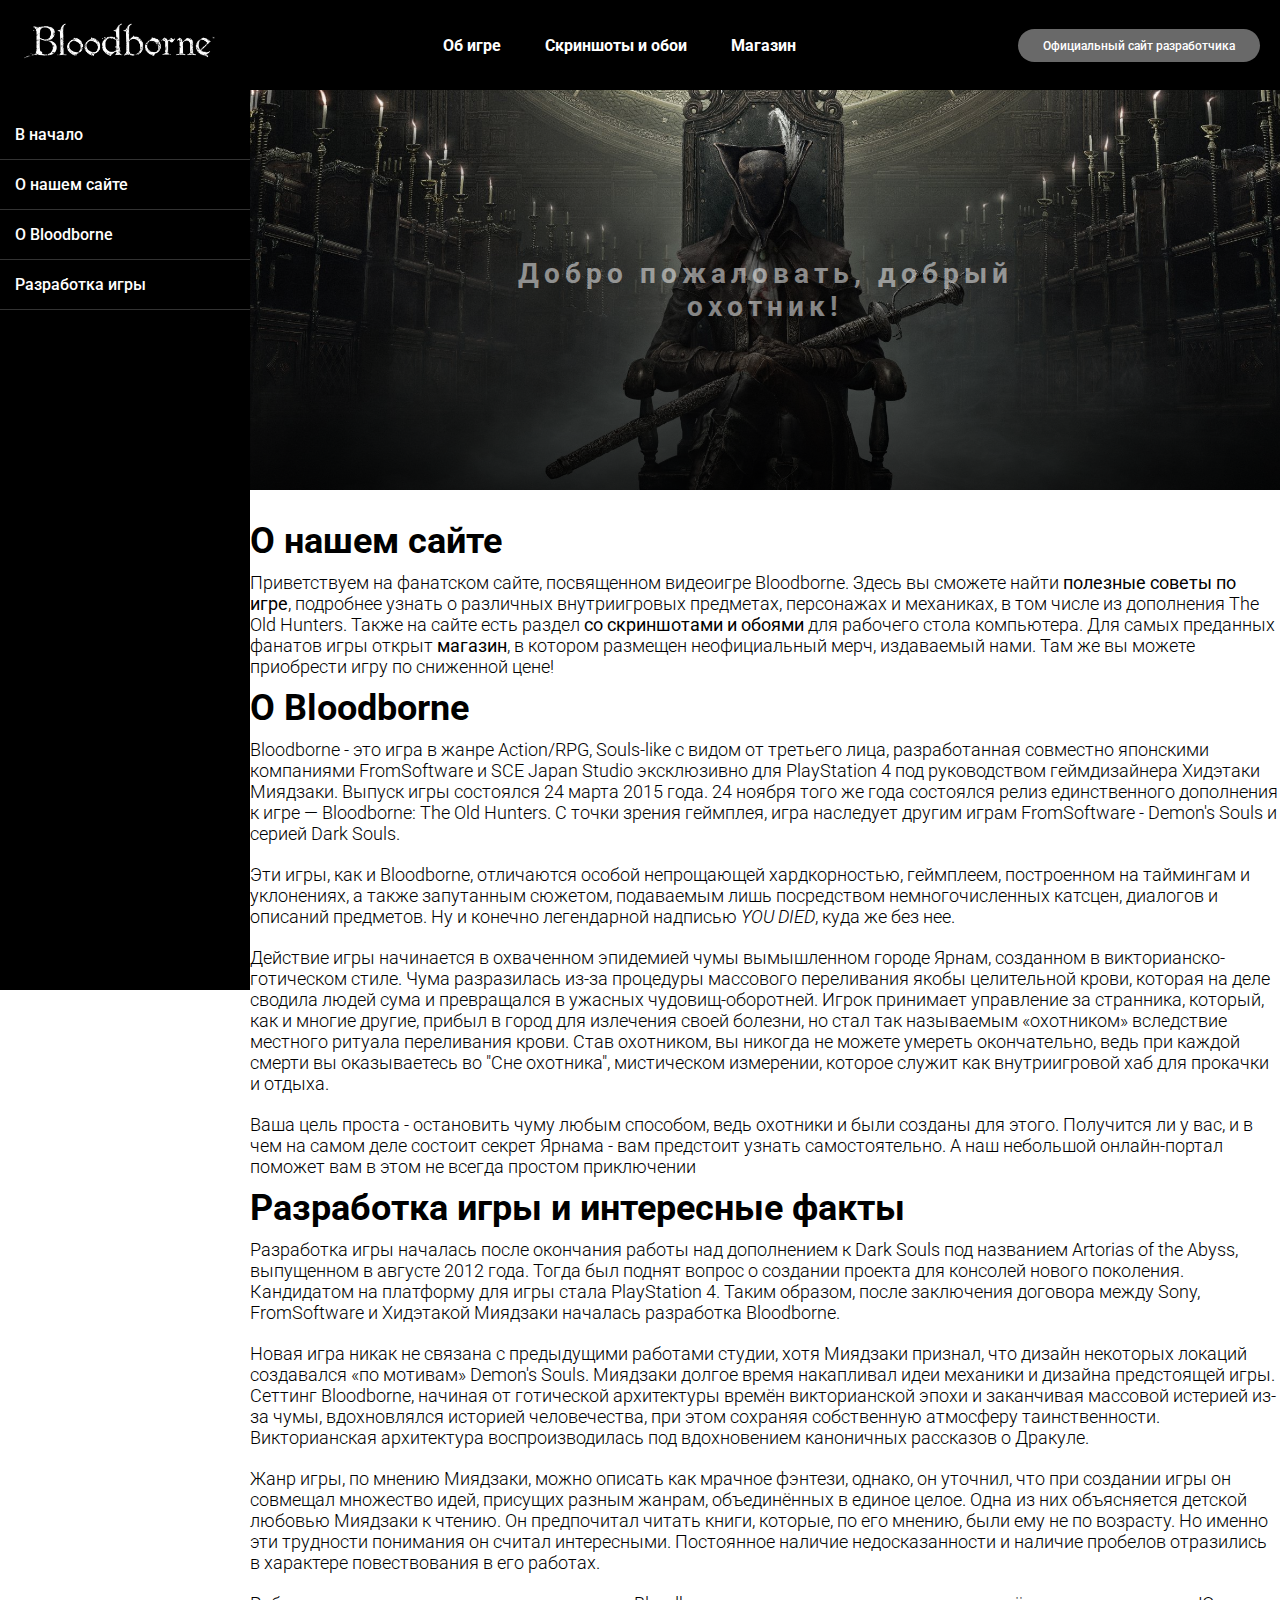
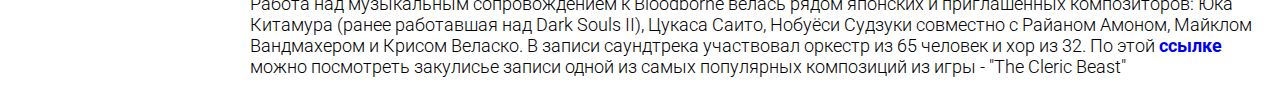
<file: index.html>
<!DOCTYPE html>
<html>
<head>
    <meta charset="UTF-8">
    <meta name="viewport" content="width=device-width, initial-scale=1.0">
    <title>Bloodborne Fan Site</title>
    <link rel="stylesheet" href="index.css">
    <link rel="icon" href="favicon.png">
</head>
<body>

    <div class="navbar">
        <div class="logo">
            <a href="index.html" title="На главную"><img src="logo-2.png" width="200px"></a>
        </div>
        <div class="nav-list">
        <ul>
            <li><a href="tables_lists.html">Об игре</a></li>
            <li><a href="images.html">Скриншоты и обои</a></li>
            <!--<li><a href="#">Мемы</a></li>-->
            <li><a href="shop.html">Магазин</a></li>
        </ul>
        </div>
        <div class="contact">
            <button><a href="https://www.fromsoftware.jp/ww/" target="_blank">Официальный сайт разработчика</a></button>
        </div>
    </div>

    <div class="navbar-left">
        <ul>
            <li><a href="#">В начало</a></li>
            <li><a href="#Article-1">О нашем сайте</a></li>
            <li><a href="#Article-2">О Bloodborne</a></li>
            <li><a href="#Article-3">Разработка игры</a></li>
        </ul>
    </div>

<div class="main">

    <div class="plate">
        <div class="text-center">Добро пожаловать, добрый охотник!</div>
    </div>

    <div class="content">
        <div class="article">
            <a name="Article-1" class="anchor"></a><h1>О нашем сайте</h1>
            <p>Приветствуем на фанатском сайте, посвященном видеоигре Bloodborne. Здесь вы сможете найти <strong>полезные советы по игре</strong>, подробнее узнать о различных внутриигровых предметах, персонажах и механиках, в том числе из дополнения The Old Hunters. Также на сайте есть раздел <strong>со скриншотами и обоями</strong> для рабочего стола компьютера. Для самых преданных фанатов игры открыт <strong>магазин</strong>, в котором размещен неофициальный мерч, издаваемый нами. Там же вы можете приобрести игру по сниженной цене!</p>
        </div>
        <div class="article">
            <a name="Article-2" class="anchor"></a><h1>О Bloodborne</h1>

            <p>Bloodborne - это игра в жанре Action/RPG, Souls-like с видом от третьего лица, разработанная совместно японскими компаниями FromSoftware и SCE Japan Studio эксклюзивно для PlayStation 4 под руководством геймдизайнера Хидэтаки Миядзаки. Выпуск игры состоялся 24 марта 2015 года. 24 ноября того же года состоялся релиз единственного дополнения к игре — Bloodborne: The Old Hunters. С точки зрения геймплея, игра наследует другим играм FromSoftware - Demon's Souls и серией Dark Souls.</p> 
            
            <p>Эти игры, как и Bloodborne, отличаются особой непрощающей хардкорностью, геймплеем, построенном на таймингам и уклонениях, а также запутанным сюжетом, подаваемым лишь посредством немногочисленных катсцен, диалогов и описаний предметов. Ну и конечно легендарной надписью <em>YOU DIED</em>, куда же без нее.</p>

            <p>Действие игры начинается в охваченном эпидемией чумы вымышленном городе Ярнам, созданном в викторианско-готическом стиле. Чума разразилась из-за процедуры массового переливания якобы целительной крови, которая на деле сводила людей сума и превращался в ужасных чудовищ-оборотней. Игрок принимает управление за странника, который, как и многие другие, прибыл в город для излечения своей болезни, но стал так называемым «охотником» вследствие местного ритуала переливания крови. Став охотником, вы никогда не можете умереть окончательно, ведь при каждой смерти вы оказываетесь во "Сне охотника", мистическом измерении, которое служит как внутриигровой хаб для прокачки и отдыха.</p>

            <p>Ваша цель проста - остановить чуму любым способом, ведь охотники и были созданы для этого. Получится ли у вас, и в чем на самом деле состоит секрет Ярнама - вам предстоит узнать самостоятельно. А наш небольшой онлайн-портал поможет вам в этом не всегда простом приключении</p>
        </div>
        <div class="article">
            <a name="Article-3" class="anchor"></a><h1>Разработка игры и интересные факты</h1>
            <p>Разработка игры началась после окончания работы над дополнением к Dark Souls под названием Artorias of the Abyss, выпущенном в августе 2012 года. Тогда был поднят вопрос о создании проекта для консолей нового поколения. Кандидатом на платформу для игры стала PlayStation 4. Таким образом, после заключения договора между Sony, FromSoftware и Хидэтакой Миядзаки началась разработка Bloodborne.</p>

            <p>Новая игра никак не связана с предыдущими работами студии, хотя Миядзаки признал, что дизайн некоторых локаций создавался «по мотивам» Demon's Souls. Миядзаки долгое время накапливал идеи механики и дизайна предстоящей игры. Сеттинг Bloodborne, начиная от готической архитектуры времён викторианской эпохи и заканчивая массовой истерией из-за чумы, вдохновлялся историей человечества, при этом сохраняя собственную атмосферу таинственности. Викторианская архитектура воспроизводилась под вдохновением каноничных рассказов о Дракуле.</p>

            <p>Жанр игры, по мнению Миядзаки, можно описать как мрачное фэнтези, однако, он уточнил, что при создании игры он совмещал множество идей, присущих разным жанрам, объединённых в единое целое. Одна из них объясняется детской любовью Миядзаки к чтению. Он предпочитал читать книги, которые, по его мнению, были ему не по возрасту. Но именно эти трудности понимания он считал интересными. Постоянное наличие недосказанности и наличие пробелов отразились в характере повествования в его работах.</p>

            <p>Работа над музыкальным сопровождением к Bloodborne велась рядом японских и приглашённых композиторов: Юка Китамура (ранее работавшая над Dark Souls II), Цукаса Саито, Нобуёси Судзуки совместно с Райаном Амоном, Майклом Вандмахером и Крисом Веласко. В записи саундтрека участвовал оркестр из 65 человек и хор из 32. По этой <a href="https://www.youtube.com/watch?v=NHIkUzmNmc0" target="_blank">ссылке</a> можно посмотреть закулисье записи одной из самых популярных композиций из игры - "The Cleric Beast"</p>
        </div>
    </div>

</div>

</body>
</html>
</file>
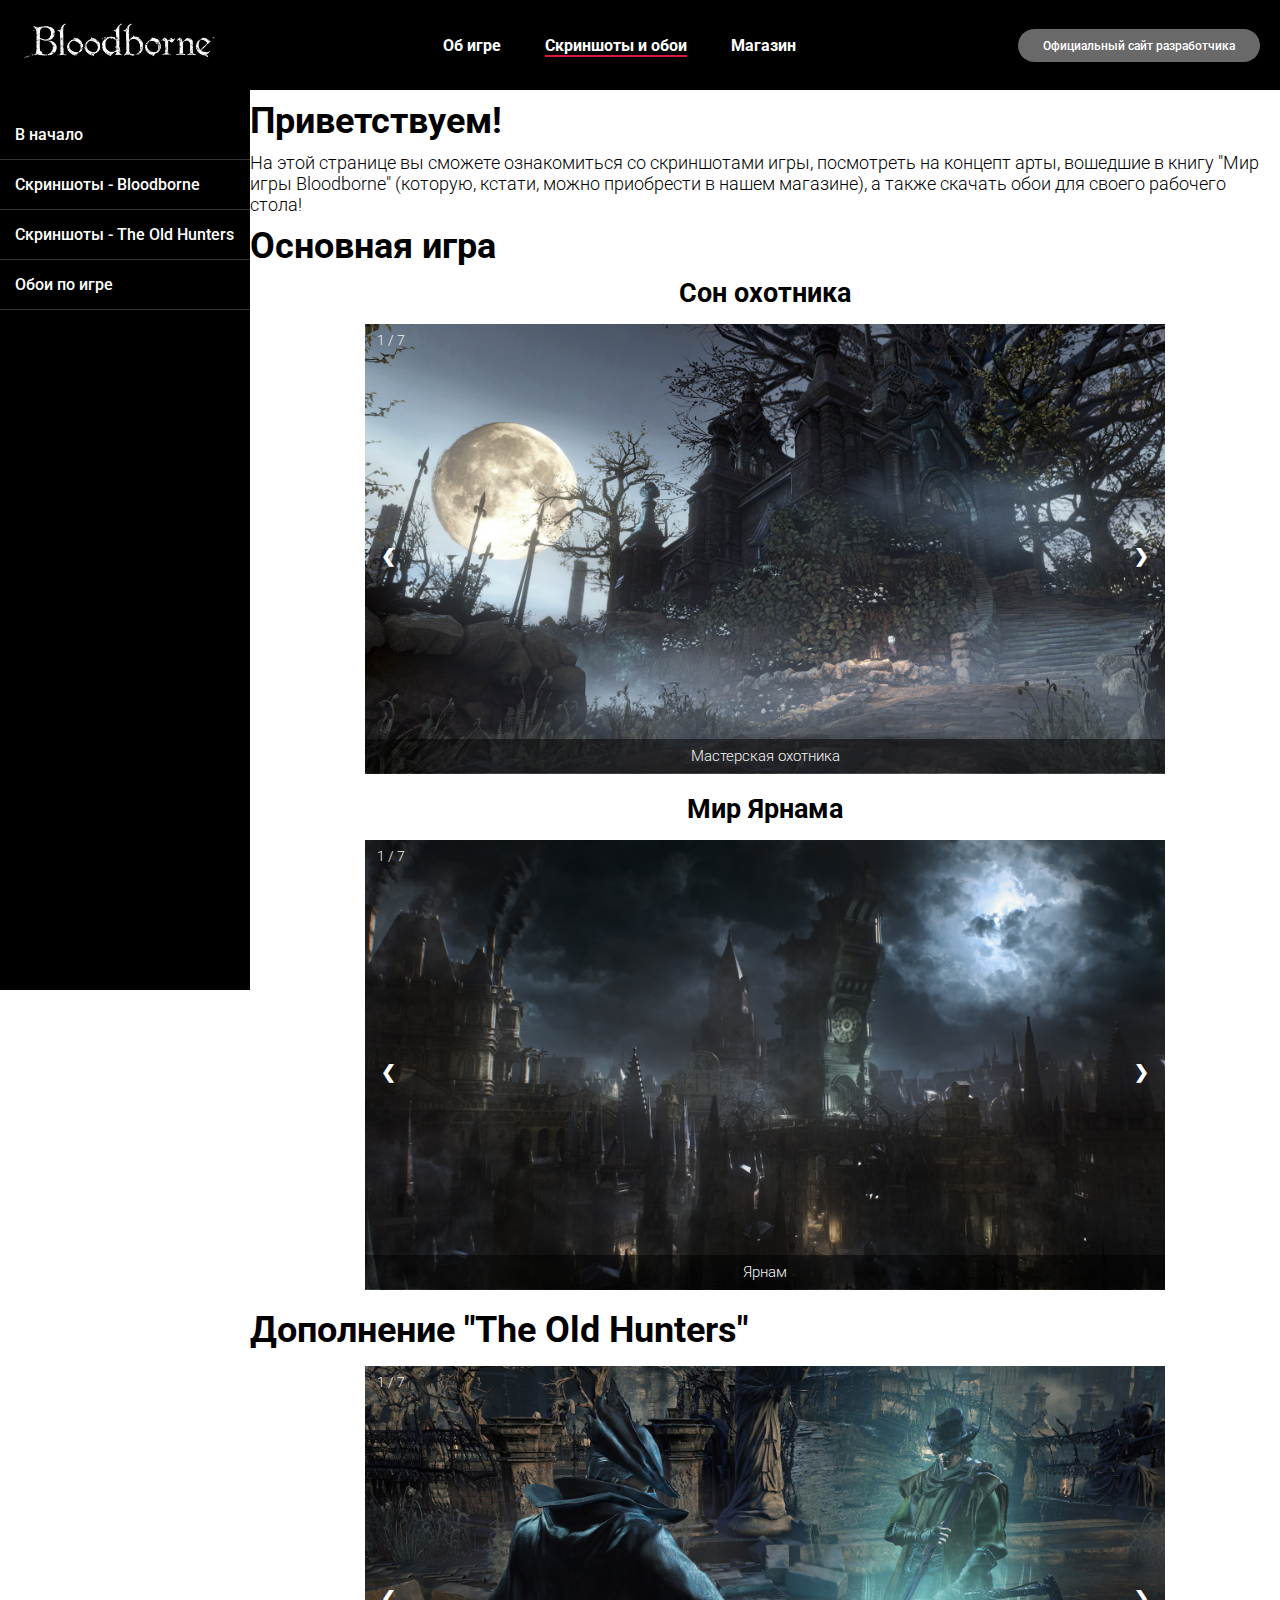
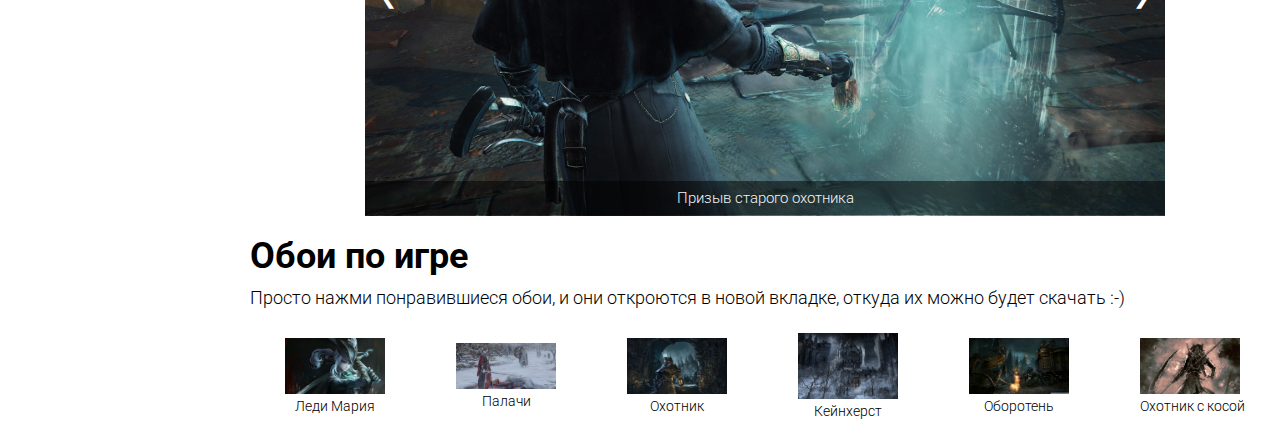
<file: images.html>
<!DOCTYPE html>
<html>
<head>
    <meta charset="UTF-8">
    <meta name="viewport" content="width=device-width, initial-scale=1.0">
    <title>Bloodborne Fan Site</title>
    <link rel="stylesheet" href="images-style.css">
    <link rel="icon" href="favicon.png">
</head>
<body>

    <div class="navbar">
        <div class="logo">
            <a href="index.html" title="На главную"><img src="logo-2.png" width="200px"></a>
        </div>
        <div class="nav-list">
        <ul>
            <li><a href="tables_lists.html">Об игре</a></li>
            <li><a href="#" class="current">Скриншоты и обои</a></li>
            <!--<li><a href="#">Мемы</a></li>-->
            <li><a href="shop.html">Магазин</a></li>
        </ul>
        </div>
        <div class="contact">
            <button><a href="https://www.fromsoftware.jp/ww/" target="_blank">Официальный сайт разработчика</a></button>
        </div>
    </div>

    <div class="navbar-left">
        <ul>
            <li><a href="#">В начало</a></li>
            <li><a href="#Article-2">Скриншоты - Bloodborne</a></li>
            <li><a href="#Article-3">Скриншоты - The Old Hunters</a></li>
            <li><a href="#Article-4">Обои по игре</a></li>
        </ul>
    </div>

<div class="main">
    <div class="content">
        <div class="article">
            <h1>Приветствуем!</h1>
            <p>На этой странице вы сможете ознакомиться со скриншотами игры, посмотреть на концепт арты, вошедшие в книгу "Мир игры Bloodborne" (которую, кстати, можно приобрести в нашем магазине), а также скачать обои для своего рабочего стола!</p>
        </div>

        <a name="Article-2" class="anchor"></a><h1>Основная игра</h1>

            <h2 class="slide-header">Сон охотника</h2>

            <div class="slideshow-container">
                <div class="mySlides1 fade">
                    <div class="numbertext">1 / 7</div>
                    <img src="images/Screenshot-4.jpg" style="width:100%">
                    <div class="text">Мастерская охотника</div>
                </div>
              
                <div class="mySlides1 fade">
                    <div class="numbertext">2 / 7</div>
                    <img src="images/Screenshot-2.jpg" style="width:100%">
                    <div class="text">Кукла (до получения озарения охотником)</div>
                </div>
              
                <div class="mySlides1 fade">
                    <div class="numbertext">3 / 7</div>
                    <img src="images/Upgrade.jpg" style="width:100%">
                    <div class="text">Повышение уровня</div>
                </div>

                <div class="mySlides1 fade">
                    <div class="numbertext">4 / 7</div>
                    <img src="images/Gherman.jpg" style="width:100%">
                    <div class="text">Герман, первый охотник</div>
                </div>

                <div class="mySlides1 fade">
                    <div class="numbertext">5 / 7</div>
                    <img src="images/Runes.jpg" style="width:100%">
                    <div class="text">Улучшение рун</div>
                </div>

                <div class="mySlides1 fade">
                    <div class="numbertext">6 / 7</div>
                    <img src="images/Workshop.jpg" style="width:100%">
                    <div class="text">Улучшение оружия на верстаке</div>
                </div>

                <div class="mySlides1 fade">
                    <div class="numbertext">7 / 7</div>
                    <img src="images/Screenshot-1.jpg" style="width:100%">
                    <div class="text">Активация чаши Птумеру</div>
                </div>
              
                <a class="prev" onclick="plusSlides(-1, 0)">&#10094;</a>
                <a class="next" onclick="plusSlides(1, 0)">&#10095;</a>
              </div>
              
              <h2 class="slide-header">Мир Ярнама</h2>

              <div class="slideshow-container">

                <div class="mySlides2 fade">
                    <div class="numbertext">1 / 7</div>
                    <img src="images/City.jpg" style="width:100%">
                    <div class="text">Ярнам</div>
                </div>

                <div class="mySlides2 fade">
                    <div class="numbertext">2 / 7</div>
                    <img src="images/Citizens.jpg" style="width:100%">
                    <div class="text">Одержимые горожане</div>
                </div>

                <div class="mySlides2 fade">
                    <div class="numbertext">3 / 7</div>
                    <img src="images/Beast-burn.jpg" style="width:100%">
                    <div class="text">Сожжение чудовища</div>
                </div>

                <div class="mySlides2 fade">
                    <div class="numbertext">4 / 7</div>
                    <img src="images/Beast-Attack.jpg" style="width:100%">
                    <div class="text">Чудовище атакует охотника</div>
                </div>

                <div class="mySlides2 fade">
                    <div class="numbertext">5 / 7</div>
                    <img src="images/Crows.jpg" style="width:100%">
                    <div class="text">Охотник встречает ворон</div>
                </div>

                <div class="mySlides2 fade">
                    <div class="numbertext">6 / 7</div>
                    <img src="images/Ghost.jpg" style="width:100%">
                    <div class="text">Охотник и фантом охотника из другого мира</div>
                </div>

                <div class="mySlides2 fade">
                    <div class="numbertext">7 / 7</div>
                    <img src="images/Dead.jpg" style="width:100%">
                    <div class="text">Кладбище Хемвика</div>
                </div>

                <a class="prev" onclick="plusSlides(-1, 1)">&#10094;</a>
                <a class="next" onclick="plusSlides(1, 1)">&#10095;</a>
              </div>      
              
              <a name="Article-3" class="anchor"></a><h1>Дополнение "The Old Hunters"</h1>

              <div class="slideshow-container">

                <div class="mySlides3 fade">
                    <div class="numbertext">1 / 7</div>
                    <img src="images/OldHunter.jpg" style="width:100%">
                    <div class="text">Призыв старого охотника</div>
                </div>

                <div class="mySlides3 fade">
                    <div class="numbertext">2 / 7</div>
                    <img src="images/Bow.jpg" style="width:100%">
                    <div class="text">Стрельба из меча-лука</div>
                </div>

                <div class="mySlides3 fade">
                    <div class="numbertext">3 / 7</div>
                    <img src="images/Enemies.jpg" style="width:100%">
                    <div class="text">Одержимые старые охотники</div>
                </div>

                
                <div class="mySlides3 fade">
                    <div class="numbertext">4 / 7</div>
                    <img src="images/Ludwig.jpg" style="width:100%">
                    <div class="text">Людвиг Проклятый - первый босс дополнения</div>
                </div>

                
                <div class="mySlides3 fade">
                    <div class="numbertext">5 / 7</div>
                    <img src="images/MoonSword.jpg" style="width:100%">
                    <div class="text">Лунный меч Людвига</div>
                </div>

                
                <div class="mySlides3 fade">
                    <div class="numbertext">6 / 7</div>
                    <img src="images/Parasite.jpg" style="width:100%">
                    <div class="text">Одеяние лиги</div>
                </div>

                
                <div class="mySlides3 fade">
                    <div class="numbertext">7 / 7</div>
                    <img src="images/Screenshot-3.jpg" style="width:100%">
                    <div class="text">Охотник белой церкви исцеления атакует игрока</div>
                </div>

                <a class="prev" onclick="plusSlides(-1, 2)">&#10094;</a>
                <a class="next" onclick="plusSlides(1, 2)">&#10095;</a>
              </div>

            <div class="article">
                <a name="Article-4" class="anchor"></a><h1>Обои по игре</h1>
                <p>Просто нажми понравившиеся обои, и они откроются в новой вкладке, откуда их можно будет скачать :-)</p>
            </div>

              <div class="wallpaper-wrapper">
                    <div class="wp-link">
                        <a href="images/wallpapers/wp1.jpg" target="_blank"><img src="images/wallpapers/wp1.jpg" alt="lady_maria.jpg" title="Леди Мария"></a>
                        <p>Леди Мария</p>
                    </div>
                    <div class="wp-link">
                        <a href="images/wallpapers/wp2.jpg" target="_blank"><img src="images/wallpapers/wp2.jpg" alt="executioner.jpg" title="Палачи"></a>
                        <p>Палачи</p>
                    </div>
                    <div class="wp-link">
                        <a href="images/wallpapers/wp3.jpg" target="_blank"><img src="images/wallpapers/wp3.jpg" alt="hunter.jpg" title="Охотник"></a>
                        <p>Охотник</p>
                    </div>
                    <div class="wp-link">
                        <a href="images/wallpapers/wp4.jpg" target="_blank"><img src="images/wallpapers/wp4.jpg" alt="keinhurst.jpg" title="Кейнхерст"></a>
                        <p>Кейнхерст</p>
                    </div>
                    <div class="wp-link">
                        <a href="images/wallpapers/wp5.jpg" target="_blank"><img src="images/wallpapers/wp5.jpg" alt="werewolf.jpg" title="Оборотень"></a>
                        <p>Оборотень</p>
                    </div>
                    <div class="wp-link">
                        <a href="images/wallpapers/wp6.jpg" target="_blank"><img src="images/wallpapers/wp6.jpg" alt="hunter_scythe" title="Охотник с косой"></a>
                        <p>Охотник с косой</p>
                    </div>
              </div>
    </div>
</div>

<script>

let slideIndex = [1,1,1];
let slideId = ["mySlides1", "mySlides2", "mySlides3"]
showSlides(1, 0);
showSlides(1, 1);
showSlides(1, 2)

function plusSlides(n, no) {
  showSlides(slideIndex[no] += n, no);
}

function showSlides(n, no) {
  let i;
  let x = document.getElementsByClassName(slideId[no]);
  if (n > x.length) {slideIndex[no] = 1}    
  if (n < 1) {slideIndex[no] = x.length}
  for (i = 0; i < x.length; i++) {
     x[i].style.display = "none";  
  }
  x[slideIndex[no]-1].style.display = "block";  
}

</script>

</body>
</html>
</file>
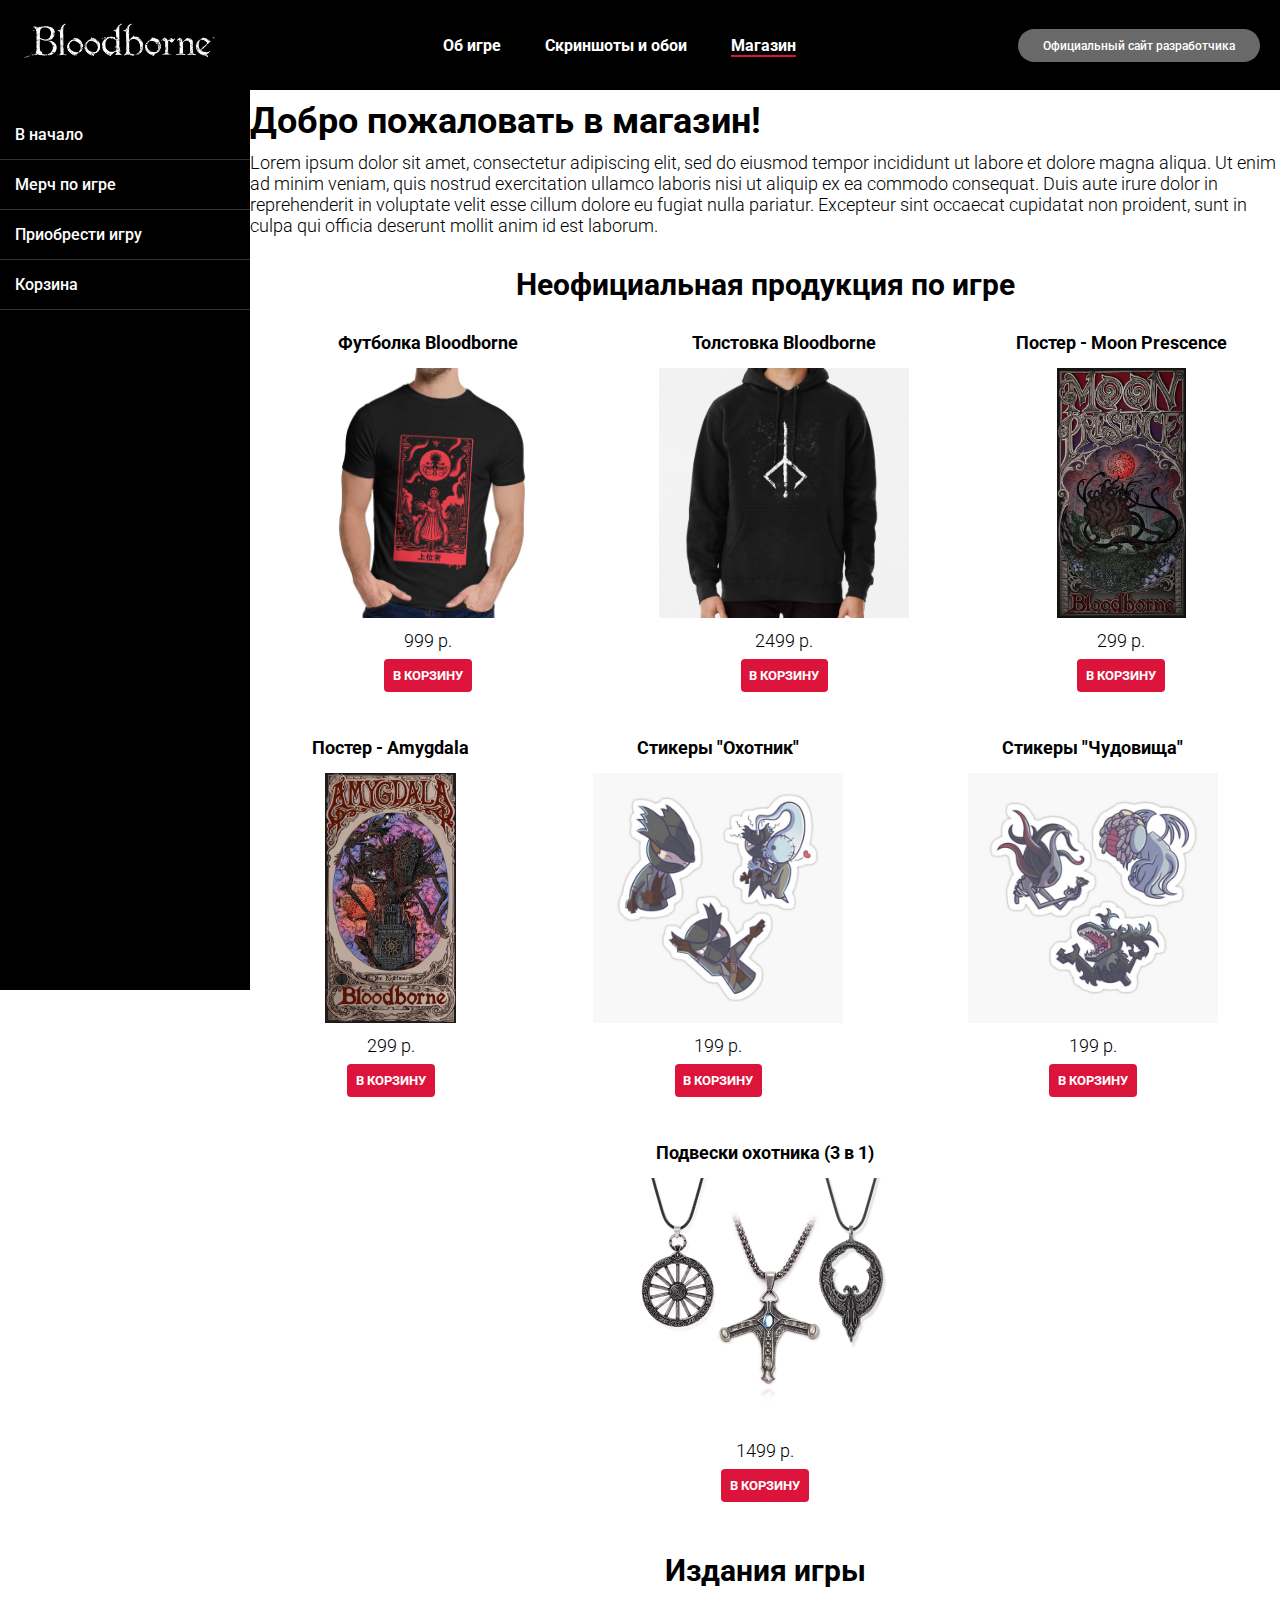
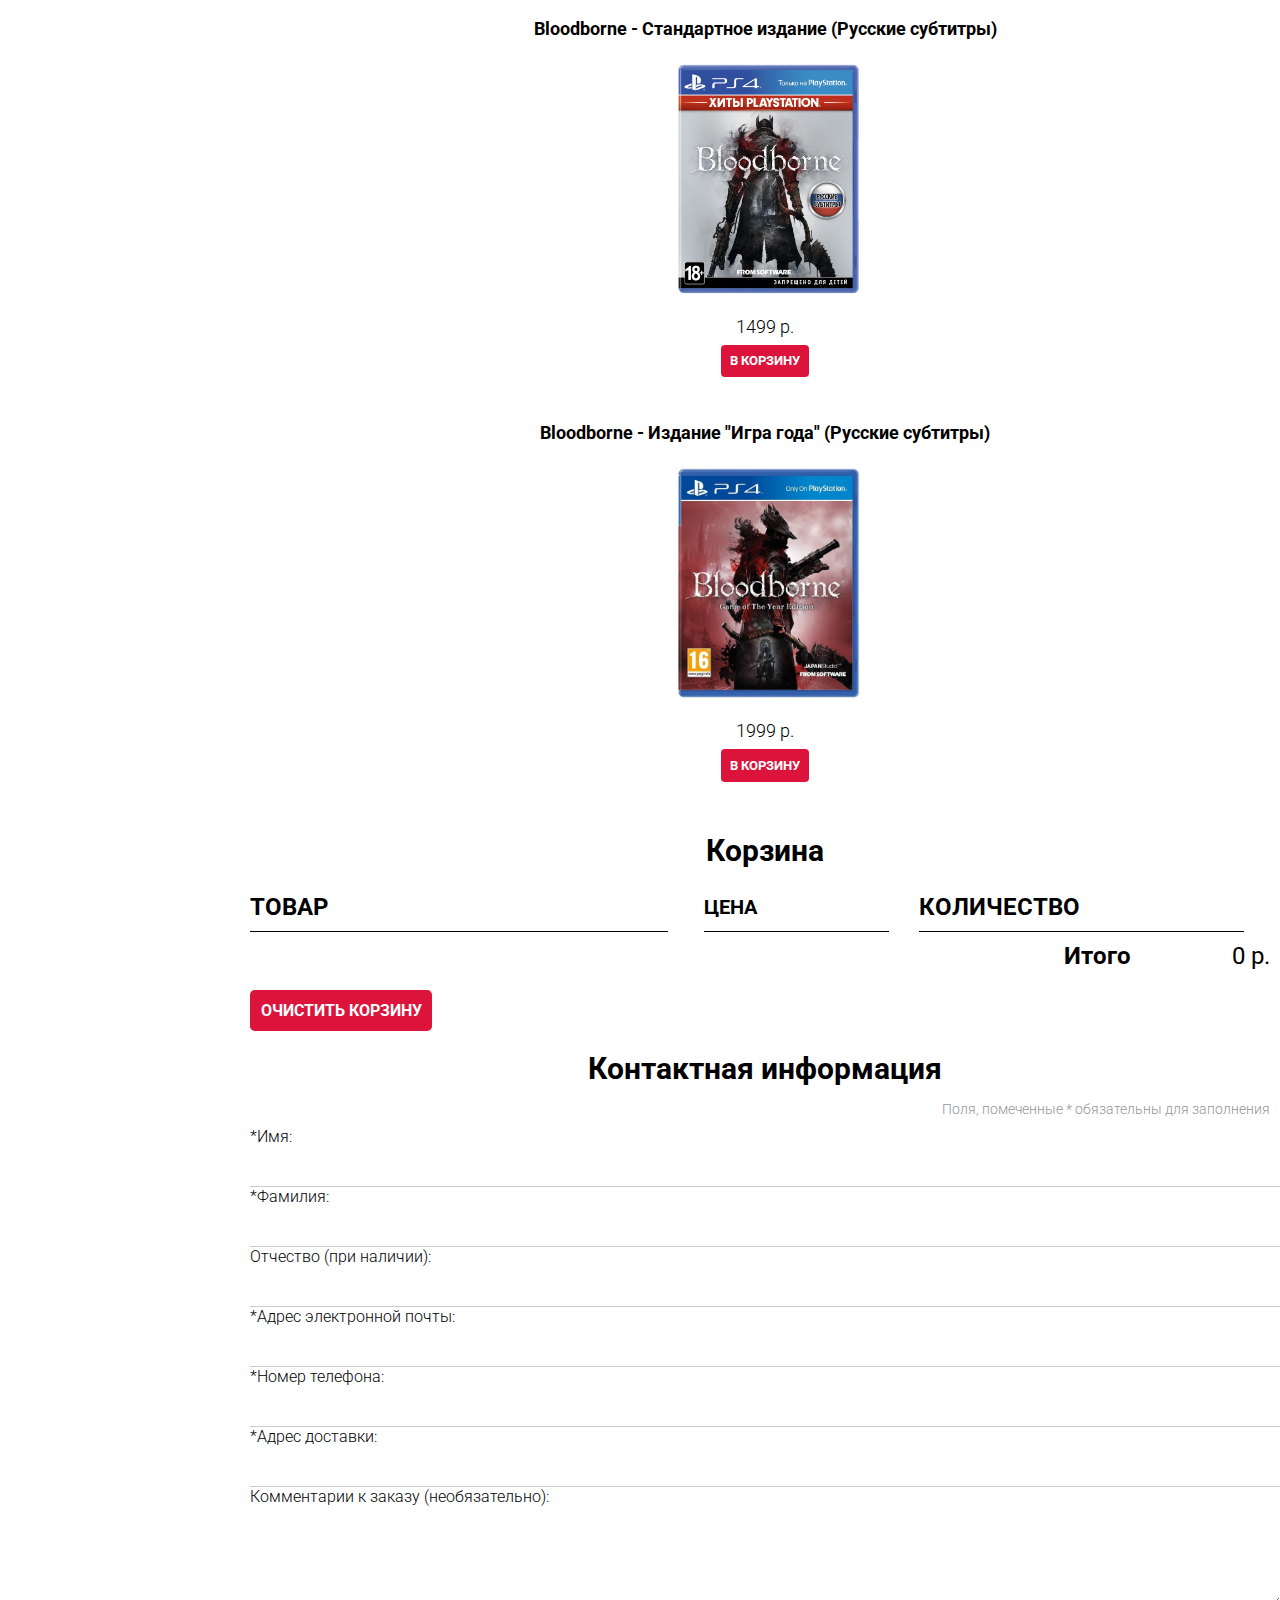
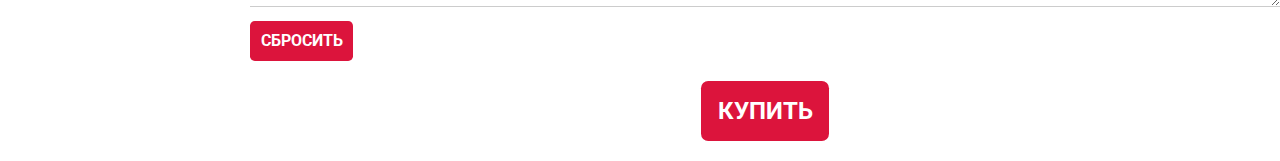
<file: shop.html>
<!DOCTYPE html>
<html>
<head>
    <meta charset="UTF-8">
    <meta name="viewport" content="width=device-width, initial-scale=1.0">
    <title>Bloodborne Fan Site</title>
    <link rel="stylesheet" href="shop-style.css">
    <link rel="icon" href="favicon.png">
    <script src="main.js" async></script>
    <script src="form.js"></script>
</head>
<body>

    <div class="navbar">
        <div class="logo">
            <a href="index.html" title="На главную"><img src="logo-2.png" width="200px"></a>
        </div>
        <div class="nav-list">
        <ul>
            <li><a href="tables_lists.html">Об игре</a></li>
            <li><a href="images.html">Скриншоты и обои</a></li>
            <!--<li><a href="#">Мемы</a></li>-->
            <li><a href="#" class="current">Магазин</a></li>
        </ul>
        </div>
        <div class="contact">
            <button><a href="https://www.fromsoftware.jp/ww/" target="_blank">Официальный сайт разработчика</a></button>
        </div>
    </div>

    <div class="navbar-left">
        <ul>
            <li><a href="#">В начало</a></li>
            <li><a href="#Article-1">Мерч по игре</a></li>
            <li><a href="#Article-2">Приобрести игру</a></li>
            <li><a href="#Article-3">Корзина</a></li>
        </ul>
    </div>

<div class="main">

    <div class="content">

        <div class="article">
            <h1>Добро пожаловать в магазин!</h1>
            <p>Lorem ipsum dolor sit amet, consectetur adipiscing elit, sed do eiusmod tempor incididunt ut labore et dolore magna aliqua. Ut enim ad minim veniam, quis nostrud exercitation ullamco laboris nisi ut aliquip ex ea commodo consequat. Duis aute irure dolor in reprehenderit in voluptate velit esse cillum dolore eu fugiat nulla pariatur. Excepteur sint occaecat cupidatat non proident, sunt in culpa qui officia deserunt mollit anim id est laborum.</p>
        </div>
        
        <a name="Article-1" class="anchor">&nbsp;</a><h2 class="section-header">Неофициальная продукция по игре</h2>

        <div class="shop-items">
            <div class="shop-item">
                <p class="shop-item-title">Футболка Bloodborne</p>
                <img class="shop-item-image" src="images/merch/t-shirt.jpeg">
                <div class="shop-item-details">
                    <p class="shop-item-price">999 р.</p>
                    <button class="btn btn-primary shop-item-button" type="button">В КОРЗИНУ</button>
                    <input type="hidden" class="shop-item-name" name="Футболка Bloodborne">
                </div>
            </div>
            <div class="shop-item">
                <p class="shop-item-title">Толстовка Bloodborne</p>
                <img class="shop-item-image" src="images/merch/hoodie.jpg">
                <div class="shop-item-details">
                    <p class="shop-item-price">2499 р.</p>
                    <button class="btn btn-primary shop-item-button" type="button">В КОРЗИНУ</button>
                    <input type="hidden" class="shop-item-name" name="Толстовка Bloodborne">
                </div>
            </div>
            <div class="shop-item">
                <p class="shop-item-title">Постер - Moon Prescence</p>
                <img class="shop-item-image" src="images/merch/poster-1.webp">
                <div class="shop-item-details">
                    <p class="shop-item-price">299 р.</p>
                    <button class="btn btn-primary shop-item-button" type="button">В КОРЗИНУ</button>
                    <input type="hidden" class="shop-item-name" name="Постер - Moon Prescence">
                </div>
            </div>
            <div class="shop-item">
                <p class="shop-item-title">Постер - Amygdala</p>
                <img class="shop-item-image" src="images/merch/poster-2.webp">
                <div class="shop-item-details">
                    <p class="shop-item-price">299 р.</p>
                    <button class="btn btn-primary shop-item-button" type="button">В КОРЗИНУ</button>
                    <input type="hidden" class="shop-item-name" name="Постер - Amygdala">
                </div>
            </div>
            <div class="shop-item">
                <p class="shop-item-title">Стикеры "Охотник"</p>
                <img class="shop-item-image" src="images/merch/stickers-1.jpg">
                <div class="shop-item-details">
                    <p class="shop-item-price">199 р.</p>
                    <button class="btn btn-primary shop-item-button" type="button">В КОРЗИНУ</button>
                    <input type="hidden" class="shop-item-name" name="Стикеры Охотник">
                </div>
            </div>
            <div class="shop-item">
                <p class="shop-item-title">Стикеры "Чудовища"</p>
                <img class="shop-item-image" src="images/merch/stickers-2.jpg">
                <div class="shop-item-details">
                    <p class="shop-item-price">199 р.</p>
                    <button class="btn btn-primary shop-item-button" type="button">В КОРЗИНУ</button>
                    <input type="hidden" class="shop-item-name" name="Стикеры Чудовища">
                </div>
            </div>
            <div class="shop-item">
                <p class="shop-item-title">Подвески охотника (3 в 1)</p>
                <img class="shop-item-image" src="images/merch/badges.jpg">
                <div class="shop-item-details">
                    <p class="shop-item-price">1499 р.</p>
                    <button class="btn btn-primary shop-item-button" type="button">В КОРЗИНУ</button>
                    <input type="hidden" class="shop-item-name" name="Подвески охотника (3 в 1)">
                </div>
            </div>
        </div>

        <a name="Article-2" class="anchor">&nbsp;</a><h2 class="section-header">Издания игры</h2>

            <div class="shop-items">
                <div class="shop-item">
                    <p class="shop-item-title">Bloodborne - Стандартное издание (Русские субтитры)</p>
                    <img class="shop-item-image" src="images/merch/bb.jpg">
                    <div class="shop-item-details">
                        <p class="shop-item-price">1499 р.</p>
                        <button class="btn btn-primary shop-item-button" type="button">В КОРЗИНУ</button>
                        <input type="hidden" class="shop-item-name" name="Bloodborne - Стандартное издание (Русские субтитры)">
                    </div>
                </div>
                <div class="shop-item">
                    <p class="shop-item-title">Bloodborne - Издание "Игра года" (Русские субтитры)</p>
                    <img class="shop-item-image" src="images/merch/bb-goty.jpg">
                    <div class="shop-item-details">
                        <p class="shop-item-price">1999 р.</p>
                        <button class="btn btn-primary shop-item-button" type="button">В КОРЗИНУ</button>
                        <input type="hidden" class="shop-item-name" name="Bloodborne - Издание Игра года (Русские субтитры)">
                    </div>
                </div>
            </div>

            <a name="Article-3" class="anchor">&nbsp;</a><h2 class="section-header">Корзина</h2>
        <form action="http://185.182.111.214:7628/cgi-bin/form_action.py" method="get" target="_blank" name="form" onsubmit="return validateForm()">
            <div class="cart-row">
                <span class="cart-item cart-header cart-column">ТОВАР</span>
                <span class="cart-price cart-header cart-column">ЦЕНА</span>
                <span class="cart-quantity cart-header cart-column">КОЛИЧЕСТВО</span>
            </div>
            <div class="cart-items">

            </div>
            <div class="cart-total">
                <strong class="cart-total-title">Итого</strong>
                <input type="text" value="0 р." class="cart-total-price" size="6" name="total">
            </div>

            <button class="btn btn-primary btn-purchase" type="button">ОЧИСТИТЬ КОРЗИНУ</button>

            <div class="data">
                <h2 class="section-header">Контактная информация</h2>
                <p>Поля, помеченные * обязательны для заполнения</p>
                    <div class="form-group">               
                        <label for="name">*Имя:</label>
                        <input type="text" name="name" size="30" id="name">
                    </div>
                    <div class="form-group">
                        <label for="surname">*Фамилия:</label>
                        <input type="text" name="surname" size="30" id="surname">
                    </div>
                    <div class="form-group">
                        <label for="otchestvo">Отчество (при наличии):</label>
                        <input type="text" name="patronymic" size="30" id="otchestvo">
                    </div>
                    <div class="form-group">
                        <label for="email">*Адрес электронной почты:</label>
                        <input type="email" name="email" size="30" id="email">
                    </div>
                    <div class="form-group">
                        <label for="number">*Номер телефона:</label>
                        <input type="tel" name="number" maxlength="16" size="30" id="number">
                    </div>
                    <div class="form-group">
                        <label for="adress">*Адрес доставки:</label>
                        <input type="text" name="adress" size="30" id="adress">
                    </div>
                    <div class="form-group">
                        <label for="comment">Комментарии к заказу (необязательно):</label>
                        <textarea name="comments" cols="30" rows="5" id="comment"></textarea>
                    </div>
            </div>
            
                <input class="btn btn-primary btn-reset" type="reset" value="СБРОСИТЬ">

                <input class="btn btn-primary btn-purchase" type="submit" value="КУПИТЬ">
                
        </form>
    </div>
        
</body>
</html>
</file>
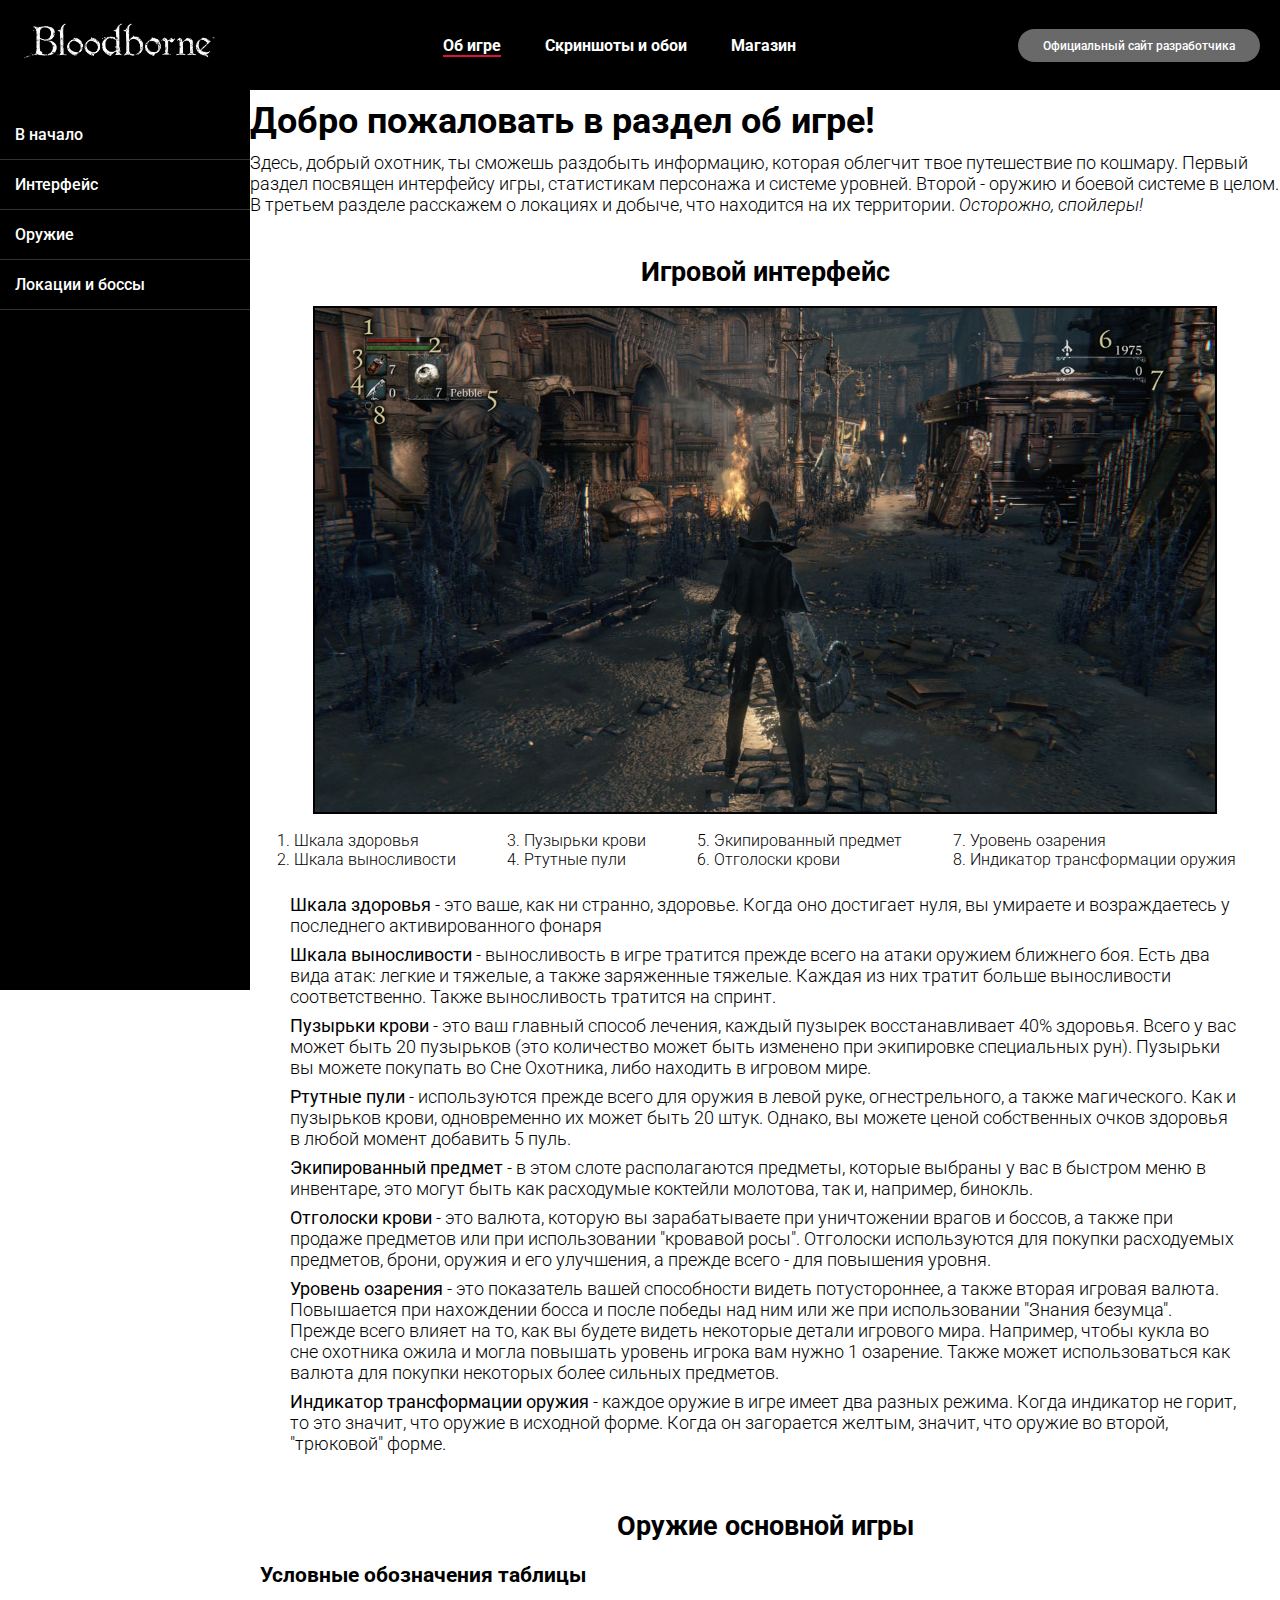
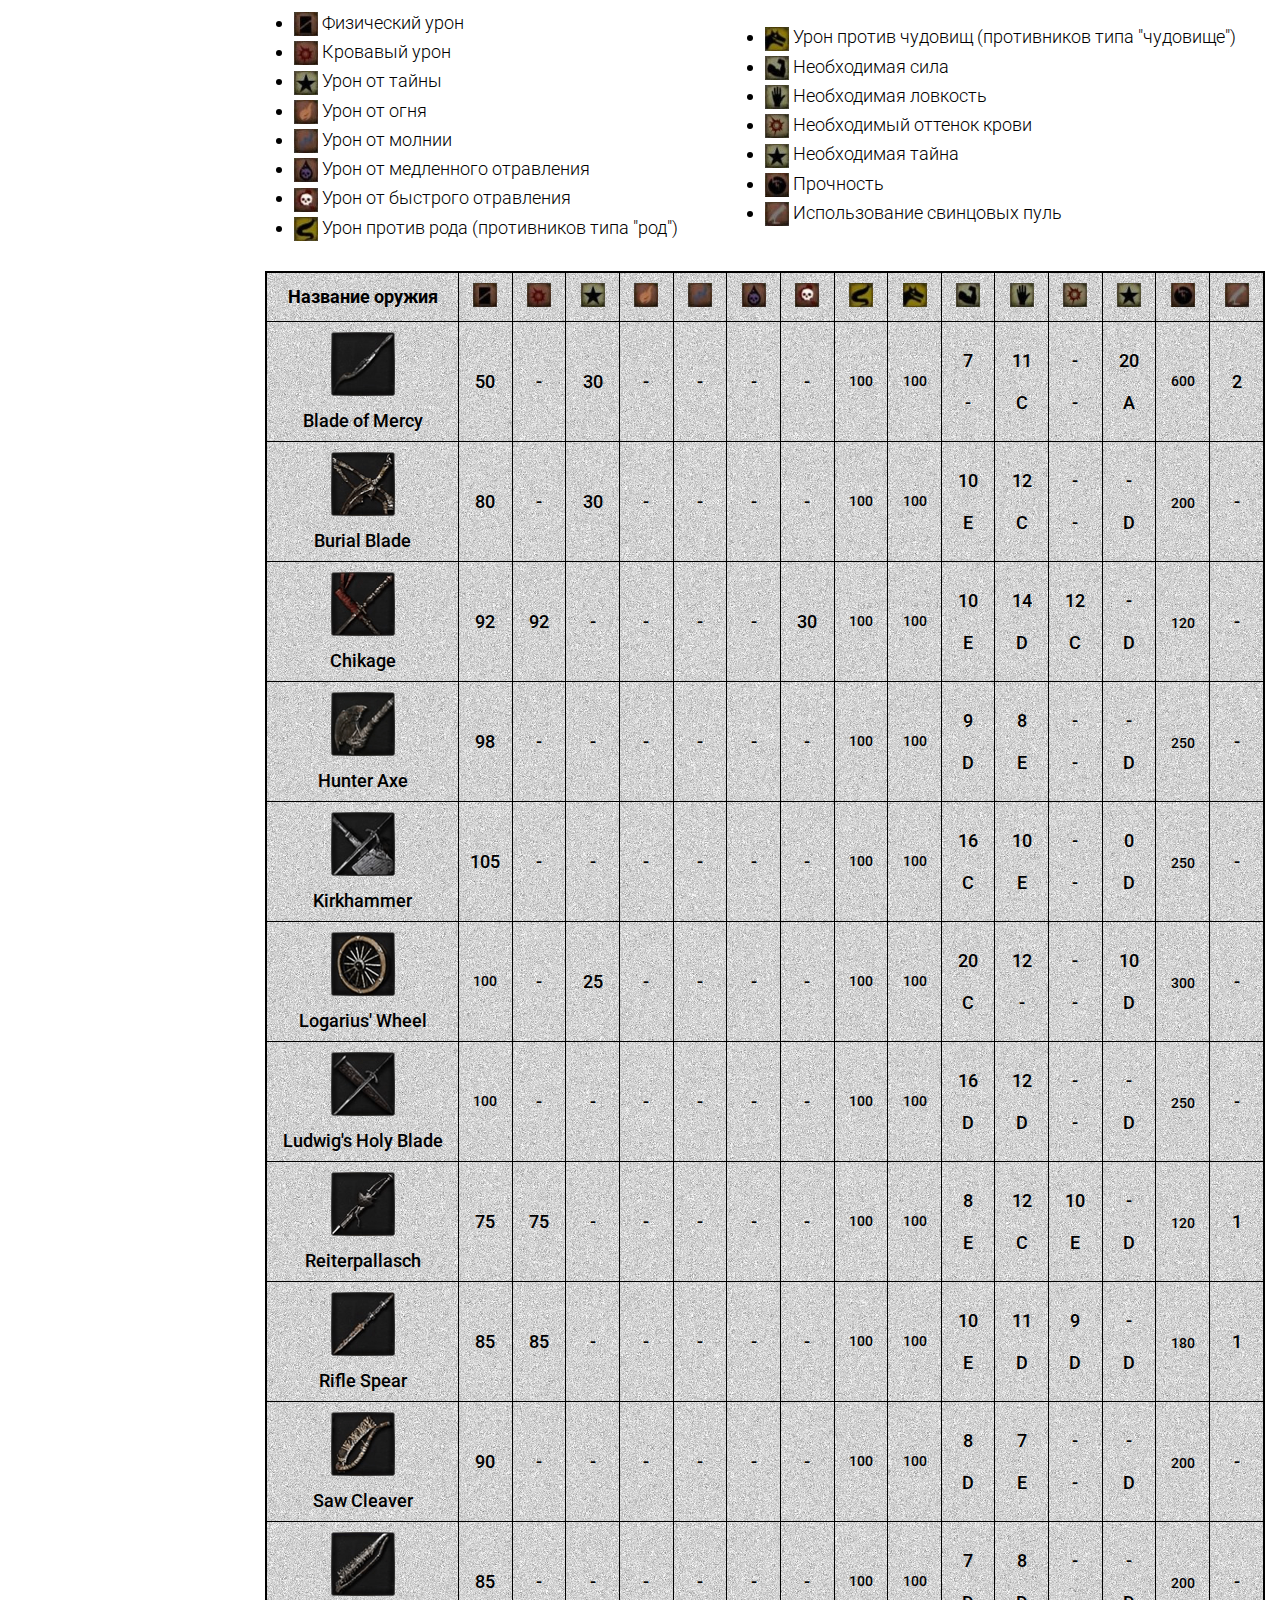
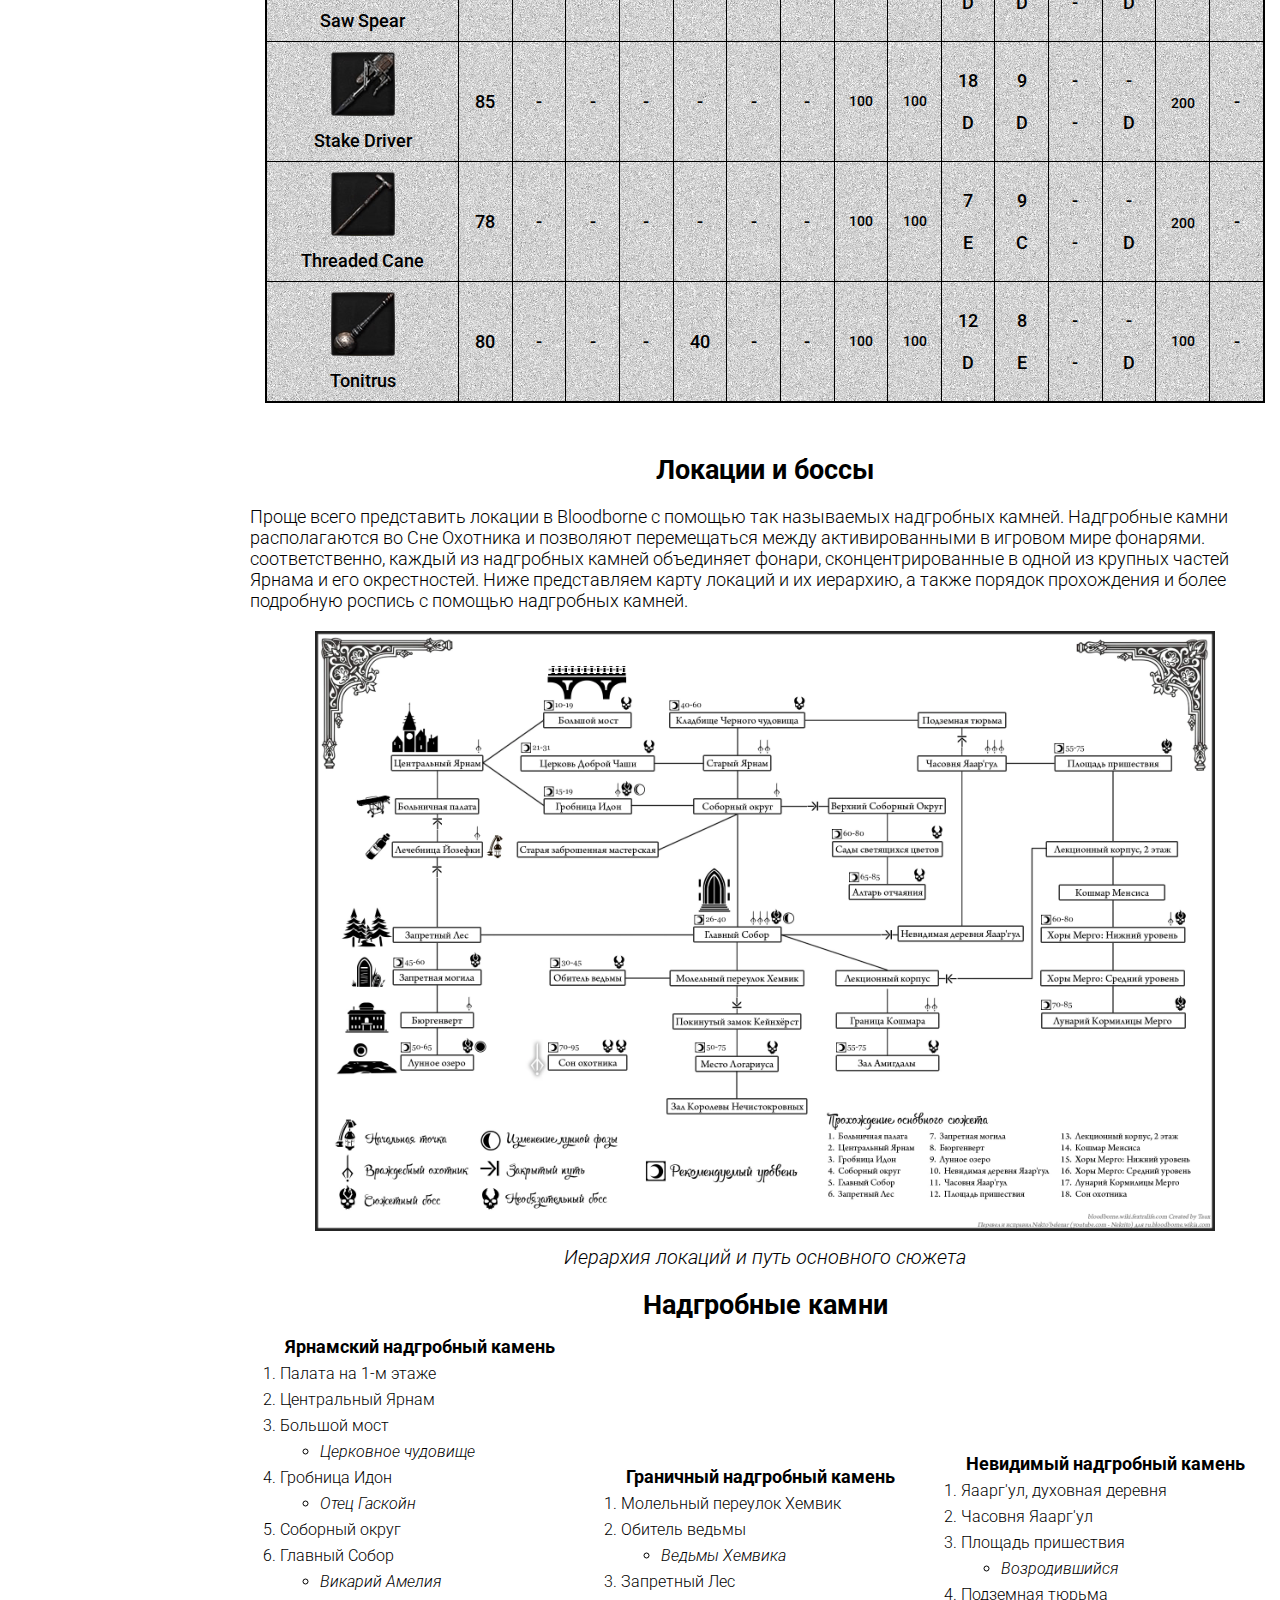
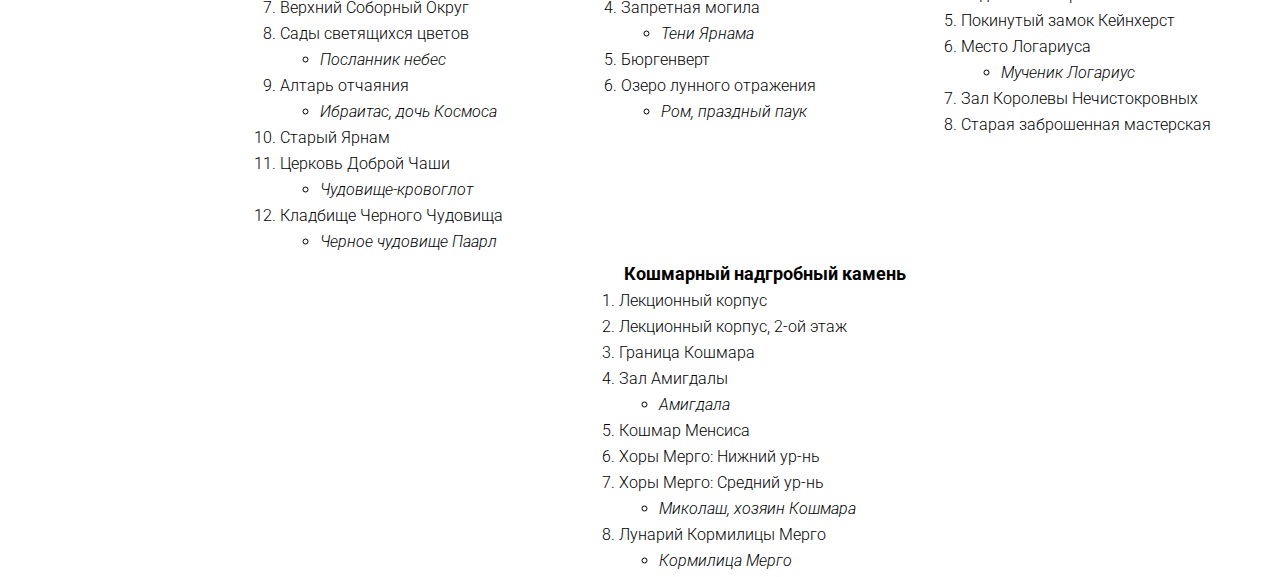
<file: tables_lists.html>
<!DOCTYPE html>
<html>
<head>
    <meta charset="UTF-8">
    <meta name="viewport" content="width=device-width, initial-scale=1.0">
    <title>Bloodborne Fan Site</title>
    <link rel="stylesheet" href="tables-style.css">
    <link rel="icon" href="favicon.png">
</head>
<body>

    <div class="navbar">
        <div class="logo">
            <a href="index.html" title="На главную"><img src="logo-2.png" width="200px"></a>
        </div>
        <div class="nav-list">
        <ul>
            <li><a href="#" class="current">Об игре</a></li>
            <li><a href="images.html">Скриншоты и обои</a></li>
            <!--<li><a href="#">Мемы</a></li>-->
            <li><a href="shop.html">Магазин</a></li>
        </ul>
        </div>
        <div class="contact">
            <button><a href="https://www.fromsoftware.jp/ww/" target="_blank">Официальный сайт разработчика</a></button>
        </div>
    </div>

    <div class="navbar-left">
        <ul>
            <li><a href="#">В начало</a></li>
            <li><a href="#Article-1">Интерфейс</a></li> 
            <li><a href="#Article-2">Оружие</a></li> 
            <li><a href="#Article-3">Локации и боссы</a></li> 
        </ul>
    </div>

<div class="main">

<div class="content">

        <div class="article">
            <h1>Добро пожаловать в раздел об игре!</h1>
            <p>Здесь, добрый охотник, ты сможешь раздобыть информацию, которая облегчит твое путешествие по кошмару. Первый раздел посвящен интерфейсу игры, статистикам персонажа и системе уровней. Второй - оружию и боевой системе в целом. В третьем разделе расскажем о локациях и добыче, что находится на их территории. <em>Осторожно, спойлеры!</em></p>
        </div>

        <a name="Article-1" class="anchor">&nbsp;</a><h2 class="element-header">Игровой интерфейс</h2>

        <div class="interface">
            <img src="images/Bloodborne_Game_Screen.png">
            <div class="interface-key">
                <ol>
                    <li>Шкала здоровья</li>
                    <li>Шкала выносливости</li>
                </ol>
                <ol>    
                    <li value="3">Пузырьки крови</li>
                    <li>Ртутные пули</li>
                </ol>
                <ol>
                    <li value="5">Экипированный предмет</li>
                    <li>Отголоски крови</li>
                </ol>
                <ol>
                    <li value="7">Уровень озарения</li>
                    <li>Индикатор трансформации оружия</li>
                </ol>
            </div>
            <div class="inteface-stats">
                <ul>
                    <li><strong>Шкала здоровья</strong> - это ваше, как ни странно, здоровье. Когда оно достигает нуля, вы умираете и возраждаетесь у последнего активированного фонаря</li>

                    <li><strong>Шкала выносливости</strong> - выносливость в игре тратится прежде всего на атаки оружием ближнего боя. Есть два вида атак: легкие и тяжелые, а также заряженные тяжелые. Каждая из них тратит больше выносливости соответственно. Также выносливость тратится на спринт.</li>

                    <li><strong>Пузырьки крови</strong> - это ваш главный способ лечения, каждый пузырек восстанавливает 40% здоровья. Всего у вас может быть 20 пузырьков (это количество может быть изменено при экипировке специальных рун). Пузырьки вы можете покупать во Сне Охотника, либо находить в игровом мире.</li>

                    <li><strong>Ртутные пули</strong> - используются прежде всего для оружия в левой руке, огнестрельного, а также магического. Как и пузырьков крови, одновременно их может быть 20 штук. Однако, вы можете ценой собственных очков здоровья в любой момент добавить 5 пуль.</li>

                    <li><strong>Экипированный предмет</strong> - в этом слоте располагаются предметы, которые выбраны у вас в быстром меню в инвентаре, это могут быть как расходумые коктейли молотова, так и, например, бинокль.</li>

                    <li><strong>Отголоски крови</strong> - это валюта, которую вы зарабатываете при уничтожении врагов и боссов, а также при продаже предметов или при использовании "кровавой росы". Отголоски используются для покупки расходуемых предметов, брони, оружия и его улучшения, а прежде всего - для повышения уровня.</li>

                    <li><strong>Уровень озарения</strong> - это показатель вашей способности видеть потустороннее, а также вторая игровая валюта. Повышается при нахождении босса и после победы над ним или же при использовании "Знания безумца". Прежде всего влияет на то, как вы будете видеть некоторые детали игрового мира. Например, чтобы кукла во сне охотника ожила и могла повышать уровень игрока вам нужно 1 озарение. Также может использоваться как валюта для покупки некоторых более сильных предметов.</li>
                    <li><strong>Индикатор трансформации оружия</strong> - каждое оружие в игре имеет два разных режима. Когда индикатор не горит, то это значит, что оружие в исходной форме. Когда он загорается желтым, значит, что оружие во второй, "трюковой" форме.</li>
                </ul>
            </div>    
        </div>

        <a name="Article-2" class="anchor">&nbsp;</a><h2 class="element-header">Оружие основной игры</h2>

        <h3 class="element-header">Условные обозначения таблицы</h3>

        <div class="weapon-key">
                <ul>
                    <li><img src="images/icons/physical_atk.jpg" style="width: 24px;"> Физический урон</li>
                    <li><img src="images/icons/blood_atk.jpg" style="width: 24px;"> Кровавый урон</li>
                    <li><img src="images/icons/arcane.jpg" style="width: 24px;"> Урон от тайны</li>
                    <li><img src="images/icons/fire_atk.jpg" style="width: 24px;"> Урон от огня</li>
                    <li><img src="images/icons/bolt_atk.jpg" style="width: 24px;"> Урон от молнии</li>
                    <li><img src="images/icons/slow_poison.jpg" style="width: 24px;"> Урон от медленного отравления</li>
                    <li><img src="images/icons/rapid_poison.jpg" style="width: 24px;"> Урон от быстрого отравления</li>
                    <li><img src="images/icons/VS_kin.jpg" style="width: 24px;"> Урон против рода (противников типа "род")</li>
                </ul>
                <ul>
                    <li><img src="images/icons/VS_beasts.jpg" style="width: 24px;"> Урон против чудовищ (противников типа "чудовище")</li>
                    <li><img src="images/icons/strength.jpg" style="width: 24px;"> Необходимая сила</li>
                    <li><img src="images/icons/skill.jpg" style="width: 24px;"> Необходимая ловкость</li>
                    <li><img src="images/icons/bloodtingue.jpg" style="width: 24px;"> Необходимый оттенок крови</li>
                    <li><img src="images/icons/arcane.jpg" style="width: 24px;"> Необходимая тайна</li>
                    <li><img src="images/icons/durability.jpg" style="width: 24px;"> Прочность</li>
                    <li><img src="images/icons/qs_bullet_use.jpg" style="width: 24px;"> Использование свинцовых пуль</li>
                </ul>
        </div>

    <div class="table">
       <table class="table-weapons">
            <thead>
                <tr>
                    <th>Название оружия</th>
                    <th><img src="images/icons/physical_atk.jpg" style="width: 24px;"></th>
                    <th><img src="images/icons/blood_atk.jpg" style="width: 24px;"></th>
                    <th><img src="images/icons/arcane.jpg" style="width: 24px;"></th>
                    <th><img src="images/icons/fire_atk.jpg" style="width: 24px;"></th>
                    <th><img src="images/icons/bolt_atk.jpg" style="width: 24px;"></th>
                    <th><img src="images/icons/slow_poison.jpg" style="width: 24px;"></th>
                    <th><img src="images/icons/rapid_poison.jpg" style="width: 24px;"></th>
                    <th><img src="images/icons/VS_kin.jpg" style="width: 24px;"></th>
                    <th><img src="images/icons/VS_beasts.jpg" style="width: 24px;"></th>
                    <th><img src="images/icons/strength.jpg" style="width: 24px;"></th>
                    <th><img src="images/icons/skill.jpg" style="width: 24px;"></th>
                    <th><img src="images/icons/bloodtingue.jpg" style="width: 24px;"></th>
                    <th><img src="images/icons/arcane.jpg" style="width: 24px;"></th>
                    <th><img src="images/icons/durability.jpg" style="width: 24px;"></th>
                    <th><img src="images/icons/qs_bullet_use.jpg" style="width: 24px;"></th>
                </tr>
            </thead>

            <tbody>
                <tr>
                    <td>
                        <div class="weapon-icon">
                            <img src="images/wp-icons/blade_of_mercy.png" alt="blade_of_mercy.png" title="Blade of Mercy">
                            <p><a href="https://bloodborne.wiki.fextralife.com/Blade+of+Mercy">Blade of Mercy</a></p>
                        </div>
                    </td>
                    <td>50</td>
                    <td>-</td>
                    <td>30</td>
                    <td>-</td>
                    <td>-</td>
                    <td>-</td>
                    <td>-</td>
                    <td style="font-size: 14px;">100</td>
                    <td style="font-size: 14px;">100</td>
                    <td>7<br> <br> -</td>
                    <td>11<br> <br> C</td>
                    <td>-<br> <br> -</td>
                    <td>20<br> <br> A</td>
                    <td style="font-size: 14px;">600</td>
                    <td>2</td>
                </tr>
                <tr>
                    <td>
                        <div class="weapon-icon">
                            <img src="images/wp-icons/burial_blade.png" alt="burial_blade.png" title="Burial Blade">
                            <p><a href="https://bloodborne.wiki.fextralife.com/Burial+Blade">Burial Blade</a></p>
                        </div>
                    </td>
                    <td style="text-align: center;">80</td> 
                    <td style="text-align: center;">-</td> 
                    <td style="text-align: center;">30</td> 
                    <td style="text-align: center;">-</td> 
                    <td style="text-align: center;">-</td> 
                    <td style="text-align: center;">-</td> 
                    <td style="text-align: center;">-</td> 
                    <td style="text-align: center; font-size: 14px;">100</td> 
                    <td style="text-align: center; font-size: 14px;">100</td> 
                    <td style="text-align: center;">10<br> <br> E</td> 
                    <td style="text-align: center;">12<br> <br> C</td> 
                    <td style="text-align: center;">-<br> <br> -</td> 
                    <td style="text-align: center;">-<br> <br> D</td> 
                    <td style="text-align: center;"><span style="font-size: 14px;">200</span></td> 
                    <td style="text-align: center;">-</td> 
                </tr>
                <tr>
                    <td>
                        <div class="weapon-icon">
                            <img src="images/wp-icons/chikage.png" alt="chikage.png" title="Chikage">
                            <p><a href="https://bloodborne.wiki.fextralife.com/Chikage">Chikage</a></p>
                        </div>
                    </td>
                    <td style="text-align: center;">92</td> 
                    <td style="text-align: center;">92</td> 
                    <td style="text-align: center;">-</td> 
                    <td style="text-align: center;">-</td> 
                    <td style="text-align: center;">-</td> 
                    <td style="text-align: center;">-</td> 
                    <td style="text-align: center;">30</td> 
                    <td style="text-align: center; font-size: 14px;">100</td> 
                    <td style="text-align: center; font-size: 14px;">100</td> 
                    <td style="text-align: center;">10<br> <br> E</td> 
                    <td style="text-align: center;">14<br> <br> D</td> 
                    <td style="text-align: center;">12<br> <br> C</td> 
                    <td style="text-align: center;">-<br> <br> D</td> 
                    <td style="text-align: center;"><span style="font-size: 14px;">120</span></td> 
                    <td style="text-align: center;">-</td> 
                </tr>
                <tr>
                    <td>
                        <div class="weapon-icon">
                            <img src="images/wp-icons/hunter_axe.png" alt="hunter_axe.png" title="Hunter Axe">
                            <p><a href="https://bloodborne.wiki.fextralife.com/Hunter+Axe">Hunter Axe</a></p>
                        </div>
                    </td>
                    <td style="text-align: center;">98</td> 
                    <td style="text-align: center;">-</td> 
                    <td style="text-align: center;">-</td> 
                    <td style="text-align: center;">-</td> 
                    <td style="text-align: center;">-</td> 
                    <td style="text-align: center;">-</td> 
                    <td style="text-align: center;">-</td> 
                    <td style="text-align: center; font-size: 14px;">100</td> 
                    <td style="text-align: center; font-size: 14px;">100</td> 
                    <td style="text-align: center;">9<br> <br> D</td> 
                    <td style="text-align: center;">8<br> <br> E</td> 
                    <td style="text-align: center;">-<br> <br> -</td> 
                    <td style="text-align: center;">-<br> <br> D</td> 
                    <td style="text-align: center;"><span style="font-size: 14px;">250</span></td> 
                    <td style="text-align: center;">-</td> 
                </tr>
                <tr>
                    <td>
                        <div class="weapon-icon">
                            <img src="images/wp-icons/kirkhammer.png" alt="kirkhammer.png" title="Kirkhammer">
                            <p><a href="https://bloodborne.wiki.fextralife.com/Kirkhammer">Kirkhammer</a></p>
                        </div>
                    </td>
                    <td style="text-align: center;">105</td> 
                    <td style="text-align: center;">-</td> 
                    <td style="text-align: center;">-</td> 
                    <td style="text-align: center;">-</td> 
                    <td style="text-align: center;">-</td> 
                    <td style="text-align: center;">-</td> 
                    <td style="text-align: center;">-</td> 
                    <td style="text-align: center; font-size: 14px;">100</td> 
                    <td style="text-align: center; font-size: 14px;">100</td> 
                    <td style="text-align: center;">16<br> <br> C</td> 
                    <td style="text-align: center;">10<br> <br> E</td> 
                    <td style="text-align: center;">-<br> <br> -</td> 
                    <td style="text-align: center;">0<br> <br> D</td> 
                    <td style="text-align: center;"><span style="font-size: 14px;">250</span></td> 
                    <td style="text-align: center;">-</td> 
                   </tr>  
                </tr>
                <tr>
                    <td>
                        <div class="weapon-icon">
                            <img src="images/wp-icons/logarius_wheel.png" alt="logarius_wheel.png" title="Logarius' Wheel">
                            <p><a href="https://bloodborne.wiki.fextralife.com/Logaruis+Wheel">Logarius' Wheel</a></p>
                        </div>
                    </td>
                    <td style="text-align: center; font-size: 14px;">100</td> 
                    <td style="text-align: center;">-</td> 
                    <td style="text-align: center;">25</td> 
                    <td style="text-align: center;">-</td> 
                    <td style="text-align: center;">-</td> 
                    <td style="text-align: center;">-</td> 
                    <td style="text-align: center;">-</td> 
                    <td style="text-align: center; font-size: 14px;">100</td> 
                    <td style="text-align: center; font-size: 14px;">100</td> 
                    <td style="text-align: center;">20<br> <br> C</td> 
                    <td style="text-align: center;">12<br> <br> -</td> 
                    <td style="text-align: center;">-<br> <br> -</td> 
                    <td style="text-align: center;">10<br> <br> D</td> 
                    <td style="text-align: center;"><span style="font-size: 14px;">300</span></td> 
                    <td style="text-align: center;">-</td> 
                </tr>
                <tr>
                    <td>
                        <div class="weapon-icon">
                            <img src="images/wp-icons/ludwigs_holy_blade.png" alt="ludwig%27s_holy_blade.png" title="Ludwig's Holy Blade">
                            <p><a href="https://bloodborne.wiki.fextralife.com/Ludwig%27s+Holy+Blade">Ludwig's Holy Blade</a></p>
                        </div>
                    </td>
                    <td style="text-align: center; font-size: 14px;"><span style="font-size: 14px;">100</span></td> 
                    <td style="text-align: center;">-</td> 
                    <td style="text-align: center;">-</td> 
                    <td style="text-align: center;">-</td> 
                    <td style="text-align: center;">-</td> 
                    <td style="text-align: center;">-</td> 
                    <td style="text-align: center;">-</td> 
                    <td style="text-align: center; font-size: 14px;">100</td> 
                    <td style="text-align: center; font-size: 14px;">100</td> 
                    <td style="text-align: center;">16<br> <br> D</td> 
                    <td style="text-align: center;">12<br> <br> D</td> 
                    <td style="text-align: center;">-<br> <br> -</td> 
                    <td style="text-align: center;">-<br> <br> D</td> 
                    <td style="text-align: center;"><span style="font-size: 14px;">250</span></td> 
                    <td style="text-align: center;">-</td> 
                </tr>
                <tr>
                    <td>
                        <div class="weapon-icon">
                            <img src="images/wp-icons/reiterpallasch.png" alt="reiterpallasch.png" title="Reiterpallasch">
                            <p><a href="https://bloodborne.wiki.fextralife.com/Reiterpallasch">Reiterpallasch</a></p>
                        </div>
                    </td>
                    <td style="text-align: center;">75</td> 
                    <td style="text-align: center;">75</td> 
                    <td style="text-align: center;">-</td> 
                    <td style="text-align: center;">-</td> 
                    <td style="text-align: center;">-</td> 
                    <td style="text-align: center;">-</td> 
                    <td style="text-align: center;">-</td> 
                    <td style="text-align: center; font-size: 14px;">100</td> 
                    <td style="text-align: center; font-size: 14px;">100</td> 
                    <td style="text-align: center;">8<br> <br> E</td> 
                    <td style="text-align: center;">12<br> <br> C</td> 
                    <td style="text-align: center;">10<br> <br> E</td> 
                    <td style="text-align: center;">-<br> <br> D</td> 
                    <td style="text-align: center;"><span style="font-size: 14px;">120</span></td> 
                    <td style="text-align: center;">1</td>  
                </tr>
                <tr>
                    <td>
                        <div class="weapon-icon">
                            <img src="images/wp-icons/rifle_spear.png" alt="rifle_spear.png" title="Rifle Spear">
                            <p><a href="https://bloodborne.wiki.fextralife.com/Rifle+Spear">Rifle Spear</a></p>
                        </div>
                    </td>
                    <td style="text-align: center;">85</td> 
                    <td style="text-align: center;">85</td> 
                    <td style="text-align: center;">-</td> 
                    <td style="text-align: center;">-</td> 
                    <td style="text-align: center;">-</td> 
                    <td style="text-align: center;">-</td> 
                    <td style="text-align: center;">-</td> 
                    <td style="text-align: center; font-size: 14px;">100</td> 
                    <td style="text-align: center; font-size: 14px;">100</td> 
                    <td style="text-align: center;">10<br> <br> E</td> 
                    <td style="text-align: center;">11<br> <br> D</td> 
                    <td style="text-align: center;">9<br> <br> D</td> 
                    <td style="text-align: center;">-<br> <br> D</td> 
                    <td style="text-align: center;"><span style="font-size: 14px;">180</span></td> 
                    <td style="text-align: center;">1</td>  
                </tr>
                <tr>
                    <td>
                        <div class="weapon-icon">
                            <img src="images/wp-icons/saw_cleaver.png" alt="saw_cleaver.png" title="Saw Cleaver">
                            <p><a href="https://bloodborne.wiki.fextralife.com/Saw+Cleaver">Saw Cleaver</a></p>
                        </div>
                    </td>
                    <td style="text-align: center;">90</td> 
                    <td style="text-align: center;">-</td> 
                    <td style="text-align: center;">-</td> 
                    <td style="text-align: center;">-</td> 
                    <td style="text-align: center;">-</td> 
                    <td style="text-align: center;">-</td> 
                    <td style="text-align: center;">-</td> 
                    <td style="text-align: center; font-size: 14px;">100</td> 
                    <td style="text-align: center; font-size: 14px;">100</td> 
                    <td style="text-align: center;">8<br> <br> D</td> 
                    <td style="text-align: center;">7<br> <br> E</td> 
                    <td style="text-align: center;">-<br> <br> -</td> 
                    <td style="text-align: center;">-<br> <br> D</td> 
                    <td style="text-align: center;"><span style="font-size: 14px;">200</span></td> 
                    <td style="text-align: center;">-</td> 
                </tr>
                <tr>
                    <td>
                        <div class="weapon-icon">
                            <img src="images/wp-icons/saw_spear.png" alt="saw_spear.png" title="Saw Spear">
                            <p><a href="https://bloodborne.wiki.fextralife.com/Saw+Spear">Saw Spear</a></p>
                        </div>
                    </td>
                    <td style="text-align: center;">85</td> 
                    <td style="text-align: center;">-</td> 
                    <td style="text-align: center;">-</td> 
                    <td style="text-align: center;">-</td> 
                    <td style="text-align: center;">-</td> 
                    <td style="text-align: center;">-</td> 
                    <td style="text-align: center;">-</td> 
                    <td style="text-align: center; font-size: 14px;">100</td> 
                    <td style="text-align: center; font-size: 14px;">100</td> 
                    <td style="text-align: center;">7<br> <br> D</td> 
                    <td style="text-align: center;">8<br> <br> D</td> 
                    <td style="text-align: center;">-<br> <br> -</td> 
                    <td style="text-align: center;">-<br> <br> D</td> 
                    <td style="text-align: center;"><span style="font-size: 14px;">200</span></td> 
                    <td style="text-align: center;">-</td> 
                </tr>
                <tr>
                    <td>
                        <div class="weapon-icon">
                            <img src="images/wp-icons/stake_driver.png" alt="stake_driver.png" title="Stake Driver">
                            <p><a href="https://bloodborne.wiki.fextralife.com/Stake+Driver">Stake Driver</a></p>
                        </div>
                    </td>
                    <td style="text-align: center;">85</td> 
                    <td style="text-align: center;">-</td> 
                    <td style="text-align: center;">-</td> 
                    <td style="text-align: center;">-</td> 
                    <td style="text-align: center;">-</td> 
                    <td style="text-align: center;">-</td> 
                    <td style="text-align: center;">-</td> 
                    <td style="text-align: center; font-size: 14px;">100</td> 
                    <td style="text-align: center; font-size: 14px;">100</td> 
                    <td style="text-align: center;">18<br> <br> D</td> 
                    <td style="text-align: center;">9<br> <br> D</td> 
                    <td style="text-align: center;">-<br> <br> -</td> 
                    <td style="text-align: center;">-<br> <br> D</td> 
                    <td style="text-align: center;"><span style="font-size: 14px;">200</span></td> 
                    <td style="text-align: center;">-</td> 
                </tr>
                <tr>
                    <td>
                        <div class="weapon-icon">
                            <img src="images/wp-icons/threaded_cane.png" alt="threaded_cane.png" title="Threaded Cane">
                            <p><a href="https://bloodborne.wiki.fextralife.com/Threaded+Cane">Threaded Cane</a></p>
                        </div>
                    </td>
                    <td style="text-align: center;">78</td> 
                    <td style="text-align: center;">-</td> 
                    <td style="text-align: center;">-</td> 
                    <td style="text-align: center;">-</td>
                    <td style="text-align: center;">-</td> 
                    <td style="text-align: center;">-</td> 
                    <td style="text-align: center;">-</td> 
                    <td style="text-align: center; font-size: 14px;">100</td> 
                    <td style="text-align: center; font-size: 14px;">100</td> 
                    <td style="text-align: center;">7<br> <br> E</td> 
                    <td style="text-align: center;">9<br> <br> C</td> 
                    <td style="text-align: center;">-<br> <br> -</td> 
                    <td style="text-align: center;">-<br> <br> D</td> 
                    <td style="text-align: center;"><span style="font-size: 14px;">200</span></td> 
                    <td style="text-align: center;">-</td> 
                </tr>
            </tbody> 

            <tfoot>
                <tr>
                    <td>
                        <div class="weapon-icon">
                            <img src="images/wp-icons/tonitrus.png" alt="tonitrus.png" title="Tonitrus">
                            <p><a href="https://bloodborne.wiki.fextralife.com/Tonitrus">Tonitrus</a></p>
                        </div>
                    </td>
                    <td style="text-align: center;">80</td> 
                    <td style="text-align: center;">-</td> 
                    <td style="text-align: center;">-</td> 
                    <td style="text-align: center;">-</td> 
                    <td style="text-align: center;">40</td> 
                    <td style="text-align: center;">-</td> 
                    <td style="text-align: center;">-</td> 
                    <td style="text-align: center; font-size: 14px;">100</td> 
                    <td style="text-align: center; font-size: 14px;">100</td> 
                    <td style="text-align: center;">12<br> <br> D</td> 
                    <td style="text-align: center;">8<br> <br> E</td> 
                    <td style="text-align: center;">-<br> <br> -</td> 
                    <td style="text-align: center;">-<br> <br> D</td> 
                    <td style="text-align: center; font-size: 14px;">100</td> 
                    <td style="text-align: center;">-</td>  
                </tr>
            </tfoot>
       </table>
    </div>

        <div class="article">
            <a name="Article-3" class="anchor">&nbsp;</a><h2 class="element-header">Локации и боссы</h2>

            <p>Проще всего представить локации в Bloodborne с помощью так называемых надгробных камней. Надгробные камни располагаются во Сне Охотника и позволяют перемещаться между активированными в игровом мире фонарями. соответственно, каждый из надгробных камней объединяет фонари, сконцентрированные в одной из крупных частей Ярнама и его окрестностей. Ниже представляем карту локаций и их иерархию, а также порядок прохождения и более подробную роспись с помощью надгробных камней.</p>
        </div>

        <div class="locations-map">
            <img src="images/map.webp">
            <p><em>Иерархия локаций и путь основного сюжета</em></p>
        </div>
        <h2 class="element-header">Надгробные камни</h2>
        <div class="locations-list">
            <div class="loc-list">
            <p>Ярнамский надгробный камень</p>
                <ol>
                    <li>Палата на 1-м этаже</li>
                    <li>Центральный Ярнам</li>
                    <li>Большой мост</li>
                        <ul>
                            <li>Церковное чудовище</li>
                        </ul>
                    <li>Гробница Идон</li>
                        <ul>
                            <li>Отец Гаскойн</li>
                        </ul>
                    <li>Соборный округ</li>
                    <li>Главный Собор</li>
                        <ul>
                            <li>Викарий Амелия</li>
                        </ul>
                    <li>Верхний Соборный Округ</li>
                    <li>Сады светящихся цветов</li>
                        <ul>
                            <li>Посланник небес</li>
                        </ul>
                    <li>Алтарь отчаяния</li>
                        <ul>
                            <li>Ибраитас, дочь Космоса</li>
                        </ul>
                    <li>Старый Ярнам</li>
                    <li>Церковь Доброй Чаши</li>
                        <ul>
                            <li>Чудовище-кровоглот</li>
                        </ul>
                    <li>Кладбище Черного Чудовища</li>
                        <ul>
                            <li>Черное чудовище Паарл</li>
                        </ul>
                </ol>
            </div>
            <div class="loc-list">
                <p>Граничный надгробный камень</p>
                    <ol>
                        <li>Молельный переулок Хемвик</li>
                        <li>Обитель ведьмы</li>
                            <ul>
                                <li>Ведьмы Хемвика</li>
                            </ul>   
                        <li>Запретный Лес</li>
                        <li>Запретная могила</li>
                            <ul>
                                <li>Тени Ярнама</li>
                            </ul>
                        <li>Бюргенверт</li>
                        <li>Озеро лунного отражения</li>
                            <ul>
                                <li>Ром, праздный паук</li>
                            </ul>
                    </ol>
            </div>
            <div class="loc-list">
                <p>Невидимый надгробный камень</p>
                    <ol>
                        <li>Яаарг'ул, духовная деревня</li>
                        <li>Часовня Яаарг'ул</li>
                        <li>Площадь пришествия</li>
                            <ul>
                                <li>Возродившийся</li>
                            </ul>
                        <li>Подземная тюрьма</li>
                        <li>Покинутый замок Кейнхерст</li>
                        <li>Место Логариуса</li>
                            <ul>
                                <li>Мученик Логариус</li>
                            </ul>
                        <li>Зал Королевы Нечистокровных</li>
                        <li>Старая заброшенная мастерская</li>
                    </ol>
            </div>
            <div class="loc-list">
                <p>Кошмарный надгробный камень</p>
                    <ol>
                        <li>Лекционный корпус</li>
                        <li>Лекционный корпус, 2-ой этаж</li>
                        <li>Граница Кошмара</li>
                        <li>Зал Амигдалы</li>
                            <ul>
                                <li>Амигдала</li>
                            </ul>
                        <li>Кошмар Менсиса</li>
                        <li>Хоры Мерго: Нижний ур-нь</li>
                        <li>Хоры Мерго: Средний ур-нь</li>
                            <ul>
                                <li>Миколаш, хозяин Кошмара</li>
                            </ul>
                        <li>Лунарий Кормилицы Мерго</li>
                            <ul>
                                <li>Кормилица Мерго</li>
                            </ul>
                    </ol>
            </div>
        </div>
</div>

</div>

</body>
</html>
</file>
<file: index.css>
@import url('https://fonts.googleapis.com/css2?family=Roboto:wght@300;500;700&display=swap');

* {
    box-sizing: border-box;
    padding: 0;
    margin: 0;
    font-family: "Roboto", sans-serif;
    scroll-behavior: smooth;
}

.main {
    margin-left: 250px;
}

.nav-list li a {
    font-family: "Roboto", sans-serif;
    font-weight: 700;
    font-size: 16px;
    color: white;
    text-decoration: none;
}

.contact button a {
    font-family: "Roboto", sans-serif;
    font-weight: 500;
    font-size: 12px;
    color: white;
    text-decoration: none;
}

.navbar {
    background-color: black;
    display: flex;
    justify-content: space-between;
    align-items: center;
    padding: 20px;
    position: fixed;
    top: 0;
    z-index: 1;
    width: 100%;
}

.logo {
    cursor: pointer;
}

.nav-list ul {
    list-style: none;
}

.nav-list li {
    display: inline-block;
    padding: 0 20px;
}

.nav-list li a {
    transition: all 0.3s ease 0s;
}

.nav-list li a:hover {
    color: #DC143C;
    border-bottom: #DC143C solid 2px;
}

.contact button {
    padding: 9px 25px;
    background-color: rgba(105,105,105,1);
    border: none;
    border-radius: 30px;
    cursor: pointer;
    transition: all 0.3s ease 0s;
}

.contact button:hover {
    background-color: rgba(105,105,105,0.5);
}

.plate {
    background-color: grey;
    height: 400px;
    background-image: linear-gradient(
        to bottom,
        rgba(0, 0, 0, 0),
        rgba(0, 0, 0, 0.8)
      ),
      url(Plate.jpg);
    background-size: cover;
    background-position: 20% 20%;
    text-align: center;
    color: white;
    position: relative;
    margin-top: 90px;
}

.text-center {
    position: absolute;
    top: 50%;
    left: 50%;
    transform: translate(-50%, -50%);
    font-weight: 700;
    font-size: 28px;
    letter-spacing: 5px;
    color: rgba(255, 255, 255, 0.5);
}

.navbar-left {
    height: 100%;
    width: 250px;
    position: fixed;
    z-index: 1;
    top: 0;
    left: 0;
    background-color: black;
    color: white;
    overflow-x: hidden;
    padding-top: 20px;
    margin-top: 90px;
}

.navbar-left ul li {
    padding: 15px;
    border-bottom: 1px solid #bdb8d7;
    border-bottom: 1px solid rgba(255, 255, 255, 0.2);
}

.navbar-left li a {
    text-decoration: none;
    font-family: "Roboto", sans-serif;
    font-weight: 500;
    font-size: 16px;
    color: white;
}

.content {
    padding-top: 30px;
    font-size: 18px;
    font-weight: 300;
    max-width: 1100px;
    margin: auto;
}

.anchor {
    position: relative;
    top: -90px;
}

.article p {
    padding-top: 10px;
    padding-bottom: 10px;
}

.article a {
    text-decoration: none;
    font-weight: 700;
    transition: all 0.3s ease 0s;
}

.article a:hover {
    border-bottom: black solid 2px;
}
</file>
<file: images-style.css>
@import url('https://fonts.googleapis.com/css2?family=Roboto:wght@300;500;700&display=swap');

* {
    box-sizing: border-box;
    padding: 0;
    margin: 0;
    font-family: "Roboto", sans-serif;
    scroll-behavior: smooth;
}

.main {
    margin-left: 250px;
}

.nav-list li a {
    font-family: "Roboto", sans-serif;
    font-weight: 700;
    font-size: 16px;
    color: white;
    text-decoration: none;
}

.contact button a {
    font-family: "Roboto", sans-serif;
    font-weight: 500;
    font-size: 12px;
    color: white;
    text-decoration: none;
}

.navbar {
    background-color: black;
    display: flex;
    justify-content: space-between;
    align-items: center;
    padding: 20px;
    position: fixed;
    top: 0;
    z-index: 1;
    width: 100%;
}

.logo {
    cursor: pointer;
}

.nav-list ul {
    list-style: none;
}

.nav-list li {
    display: inline-block;
    padding: 0 20px;
}

.nav-list li a {
    transition: all 0.3s ease 0s;
}

.nav-list li a:hover {
    color: #DC143C;
    border-bottom: #DC143C solid 2px;
}

.current {
    color: #DC143C;
    border-bottom: #DC143C solid 2px;
}

.contact button {
    padding: 9px 25px;
    background-color: rgba(105,105,105,1);
    border: none;
    border-radius: 30px;
    cursor: pointer;
    transition: all 0.3s ease 0s;
}

.contact button:hover {
    background-color: rgba(105,105,105,0.5);
}

.navbar-left {
    height: 100%;
    width: 250px;
    position: fixed;
    z-index: 1;
    top: 0;
    left: 0;
    background-color: black;
    color: white;
    overflow-x: hidden;
    padding-top: 20px;
    margin-top: 90px;
}

.navbar-left ul li {
    padding: 15px;
    border-bottom: 1px solid #bdb8d7;
    border-bottom: 1px solid rgba(255, 255, 255, 0.2);
}

.navbar-left li a {
    text-decoration: none;
    font-family: "Roboto", sans-serif;
    font-weight: 500;
    font-size: 16px;
    color: white;
}

.content {
    padding-top: 10px;
    font-size: 18px;
    font-weight: 300;
    max-width: 1100px;
    margin: auto;
    margin-top: 90px;
}

.anchor {
    position: relative;
    top: -90px;
}

.article p {
    padding-top: 10px;
    padding-bottom: 10px;
}

.slide-header {
    text-align: center;
    margin-top: 10px;
}

/* Slideshow container */
.slideshow-container {
    max-width: 800px;
    position: relative;
    margin: auto;
    margin-top: 15px;
    margin-bottom: 15px;
  }

  /* Caption text */
.text {
    color: #f2f2f2;
    font-size: 15px;
    padding: 8px 12px;
    position: absolute;
    bottom: 5px;
    width: 100%;
    text-align: center;
    background-color: rgba(0, 0, 0, 0.5);
  }
  
  /* Number text (1/3 etc) */
  .numbertext {
    color: #f2f2f2;
    font-size: 14px;
    padding: 8px 12px;
    position: absolute;
    top: 0;
  }
  
  /* Next & previous buttons */
  .prev, .next {
    cursor: pointer;
    position: absolute;
    top: 50%;
    width: auto;
    padding: 16px;
    margin-top: -22px;
    color: white;
    font-weight: bold;
    font-size: 18px;
    transition: 0.6s ease;
    border-radius: 0 3px 3px 0;
    user-select: none;
  }
  
  /* Position the "next button" to the right */
  .next {
    right: 0;
    border-radius: 3px 0 0 3px;
  }
  
  /* On hover, add a grey background color */
  .prev:hover, .next:hover {
    background-color: rgba(0,0,0,0.8);
  }

  /* Fading animation */
.fade {
    animation-name: fade;
    animation-duration: 0.5s;
  }
  
  @keyframes fade {
    from {opacity: .8}
    to {opacity: 1}
  }

.wallpaper-wrapper {
    display: flex;
    align-items: center;
    justify-content: space-around;
    margin-top: 15px;
    margin-bottom: 15px;
}

.wp-link img {
    width: 100px;
}

.wp-link p {
    text-align: center;
    font-size: 14px;
}
</file>
<file: shop-style.css>
@import url('https://fonts.googleapis.com/css2?family=Roboto:wght@300;500;700&display=swap');

* {
    box-sizing: border-box;
    padding: 0;
    margin: 0;
    font-family: "Roboto", sans-serif;
    scroll-behavior: smooth;
}

.main {
    margin-left: 250px;
}

.nav-list li a {
    font-family: "Roboto", sans-serif;
    font-weight: 700;
    font-size: 16px;
    color: white;
    text-decoration: none;
}

.contact button a {
    font-family: "Roboto", sans-serif;
    font-weight: 500;
    font-size: 12px;
    color: white;
    text-decoration: none;
}

.navbar {
    background-color: black;
    display: flex;
    justify-content: space-between;
    align-items: center;
    padding: 20px;
    position: fixed;
    top: 0;
    z-index: 1;
    width: 100%;
}

.logo {
    cursor: pointer;
}

.nav-list ul {
    list-style: none;
}

.nav-list li {
    display: inline-block;
    padding: 0 20px;
}

.nav-list li a {
    transition: all 0.3s ease 0s;
}

.nav-list li a:hover {
    color: #DC143C;
    border-bottom: #DC143C solid 2px;
}

.current {
    color: #DC143C;
    border-bottom: #DC143C solid 2px;
}

.contact button {
    padding: 9px 25px;
    background-color: rgba(105,105,105,1);
    border: none;
    border-radius: 30px;
    cursor: pointer;
    transition: all 0.3s ease 0s;
}

.contact button:hover {
    background-color: rgba(105,105,105,0.5);
}

.navbar-left {
    height: 100%;
    width: 250px;
    position: fixed;
    z-index: 1;
    top: 0;
    left: 0;
    background-color: black;
    color: white;
    overflow-x: hidden;
    padding-top: 20px;
    margin-top: 90px;
}

.navbar-left ul li {
    padding: 15px;
    border-bottom: 1px solid #bdb8d7;
    border-bottom: 1px solid rgba(255, 255, 255, 0.2);
}

.navbar-left li a {
    text-decoration: none;
    font-family: "Roboto", sans-serif;
    font-weight: 500;
    font-size: 16px;
    color: white;
}

.content {
    padding-top: 10px;
    font-size: 18px;
    font-weight: 300;
    max-width: 1100px;
    margin: 0 auto;
    margin-top: 90px;
}

.anchor {
    position: relative;
    top: -90px;
}

.article p {
    padding-top: 10px;
    padding-bottom: 10px;
}

.section-header {
    text-align: center;
    font-size: 30px;
    margin-bottom: 15px;
}

.btn {
    text-align: center;
    vertical-align: middle;
    padding: .67em .67em;
    cursor: pointer;
}

.btn-primary {
    color: white;
    background-color: #DC143C;
    border: none;
    border-radius: .3em;
    font-weight: bold;
    transition: all 0.3s ease 0s;
}

.btn-primary:hover {
    background-color: #ff0033;
}

.shop-item {
    margin: 30px;
    margin-top: 15px;
    text-align: center;
}

.shop-item-title {
    width: 100%;
    text-align: center;
    font-weight: bold;
    font-size: 18px;
    margin-bottom: 15px;
}

.shop-item-image {
    height: 250px;
}

.shop-item-details {
    text-align: center;
}

.shop-item-details p, button {
    padding: 8px;
}

.shop-items {
    display: flex;
    flex-wrap: wrap;
    align-items: center;
    justify-content: space-around;
}

.cart-header {
    font-weight: bold;
    font-size: 24px;
    margin-top: 20px;
}

.cart-column {
    display: flex;
    align-items: center;
    border-bottom: 1px solid black;
    margin-right: 1.5em;
    padding-bottom: 10px;
    margin-top: 10px;
}

.cart-row {
    display: flex;
}

.cart-item {
    width: 45%;
}

.cart-price {
    width: 20%;
    font-size: 20px;
}

.cart-quantity {
    width: 35%;
}

.cart-item-title {
    margin-left: .5em;
    font-size: 20px;
}

.cart-item-image {
    width: 75px;
    height: auto;
    border-radius: 10px;
}

.btn-danger {
    color: white;
    background-color: #EB5757;
    border: none;
    border-radius: .3em;
    font-weight: bold;
    transition: all 0.3s ease 0s;
}

.btn-danger:hover {
    background-color: #CC4C4C;
}

.cart-quantity-input {
    height: 34px;
    width: 50px;
    border-radius: 5px;
    border: 1px solid #000000;
    background-color: #eee;
    padding: 0;
    text-align: center;
    font-size: 20px;
    margin-right: 25px;
}

.cart-row:last-child {
    border-bottom: 1px solid black;
}

.cart-row:last-child .cart-column {
    border: none;
}

.cart-total {
    text-align: end;
    margin-top: 10px;
    margin-right: 10px;
}

.cart-total-title {
    font-weight: 700;
    font-size: 24px;
    color: black;
    margin-right: 20px;
}

.cart-total-price {
    font-size: 24px;
    border: none;
    text-align: end;
}

.btn-purchase {
    display: block;
    margin: 20px auto 20px auto;
    font-size: 24px;
}

.btn-reset {
    margin-top: 10px;
    font-size: 16px;
}

button.btn-purchase {
    margin-right: auto;
    margin-left: 0;
    font-size: 16px;
}

.form-group label {
    display: block;
    font-size: 16px;
    cursor: pointer;
}

.form-group input, 
.form-group textarea {
    width: 100%;
    box-sizing: border-box;
    border: none;
    background: transparent;
    border-bottom: 1px solid #ccc;
    color: #000;
    padding: 15px 0 10px;
    outline: none;
    font-family: inherit;
}

.data p {
    text-align: right;
    margin: 10px;
    font-size: 14px;
    color: rgb(150, 150, 150);
}
</file>
<file: tables-style.css>
@import url('https://fonts.googleapis.com/css2?family=Roboto:wght@300;500;700&display=swap');

* {
    box-sizing: border-box;
    padding: 0;
    margin: 0;
    font-family: "Roboto", sans-serif;
    scroll-behavior: smooth;
}

.main {
    margin-left: 250px;
}

.nav-list li a {
    font-family: "Roboto", sans-serif;
    font-weight: 700;
    font-size: 16px;
    color: white;
    text-decoration: none;
}

.contact button a {
    font-family: "Roboto", sans-serif;
    font-weight: 500;
    font-size: 12px;
    color: white;
    text-decoration: none;
}

.navbar {
    background-color: black;
    display: flex;
    justify-content: space-between;
    align-items: center;
    padding: 20px;
    position: fixed;
    top: 0;
    z-index: 1;
    width: 100%;
}

.logo {
    cursor: pointer;
}

.nav-list ul {
    list-style: none;
}

.nav-list li {
    display: inline-block;
    padding: 0 20px;
}

.nav-list li a {
    transition: all 0.3s ease 0s;
}

.nav-list li a:hover {
    color: #DC143C;
    border-bottom: #DC143C solid 2px;
}

.current {
    color: #DC143C;
    border-bottom: #DC143C solid 2px;
}

.contact button {
    padding: 9px 25px;
    background-color: rgba(105,105,105,1);
    border: none;
    border-radius: 30px;
    cursor: pointer;
    transition: all 0.3s ease 0s;
}

.contact button:hover {
    background-color: rgba(105,105,105,0.5);
}

.navbar-left {
    height: 100%;
    width: 250px;
    position: fixed;
    z-index: 1;
    top: 0;
    left: 0;
    background-color: black;
    color: white;
    overflow-x: hidden;
    padding-top: 20px;
    margin-top: 90px;
}

.navbar-left ul li {
    padding: 15px;
    border-bottom: 1px solid #bdb8d7;
    border-bottom: 1px solid rgba(255, 255, 255, 0.2);
}

.navbar-left li a {
    text-decoration: none;
    font-family: "Roboto", sans-serif;
    font-weight: 500;
    font-size: 16px;
    color: white;
}

.content {
    padding-top: 90px;
    font-size: 18px;
    font-weight: 300;
    max-width: 1100px;
    margin: auto;
}

.anchor {
    position: relative;
    top: -90px;
}

.article {
    padding-top: 10px;
    padding-bottom: 10px;
}

.article p {
    padding-top: 10px;

}

.element-header {
    text-align: center;
    padding: 10px;
}

h3.element-header {
    text-align: left;
}

.interface {
    text-align: center;
    margin: 10px;
}

.interface img {
    margin: 0 auto;
    width: 900px;
    outline: black solid 2px;
    margin-bottom: 15px;
}

.interface ol li {
    text-align: left;
}

.interface-key {
    display: flex;
    align-items: center;
    justify-content: space-around;
}

.inteface-stats {
    width: 950px;
    margin: 25px auto;
}

.inteface-stats ul li {
    text-align: left;
    margin-top: 8px;
    margin-bottom: 8px;
    list-style: none;
}

.weapon-key {
    margin-bottom: 25px;
    margin-top: 10px;
    display: flex;
    align-items: center;
    justify-content: space-around;
}

.weapon-key ul li {
    margin: 5px;
}

.weapon-key ul li img {
    display: inline;
    vertical-align: middle;
}

.table-weapons {
    border: solid black 2px;
    width: 1000px;
    border-collapse: collapse;
    background-image: url(images/bg-5.png);
    background-size: 100%;
    font-weight: 500;
    margin: 10px auto 10px;
}

.table-weapons a {
    text-decoration: none;
    color: black;
}

.table-weapons a:hover {
    color: rgba(0, 0, 0, 0.8);
    border-bottom: rgba(0, 0, 0, 0.8) solid 2px;
}

.table-weapons thead th, tbody td, tfoot td {
    border: solid black 1px;
    text-align: center;
}

.table-weapons img {
    margin: 10px;
}

.table-weapons p {
    margin-bottom: 10px;
}

.locations-map {
    text-align: center;
    margin: 10px;
}

.locations-map img{
    width: 900px;
}

.locations-map p {
    font-size: 20px;
    margin-top: 10px;
}

.locations-list {
    display: flex;
    flex-wrap: wrap;
    flex-direction: row;
    justify-content: space-around;
    align-items: center;
}


.loc-list p {
    font-weight: bold;
    margin: 5px;
}

.loc-list ul li {
    margin-left: 40px;
    margin-top: 7px;
    margin-bottom: 7px;
    font-style: italic;
}

.loc-list ol > li {
    margin-top: 7px;
    margin-bottom: 7px;
}

.loc-list ul, ol {
    font-size: 16px;
}
</file>
